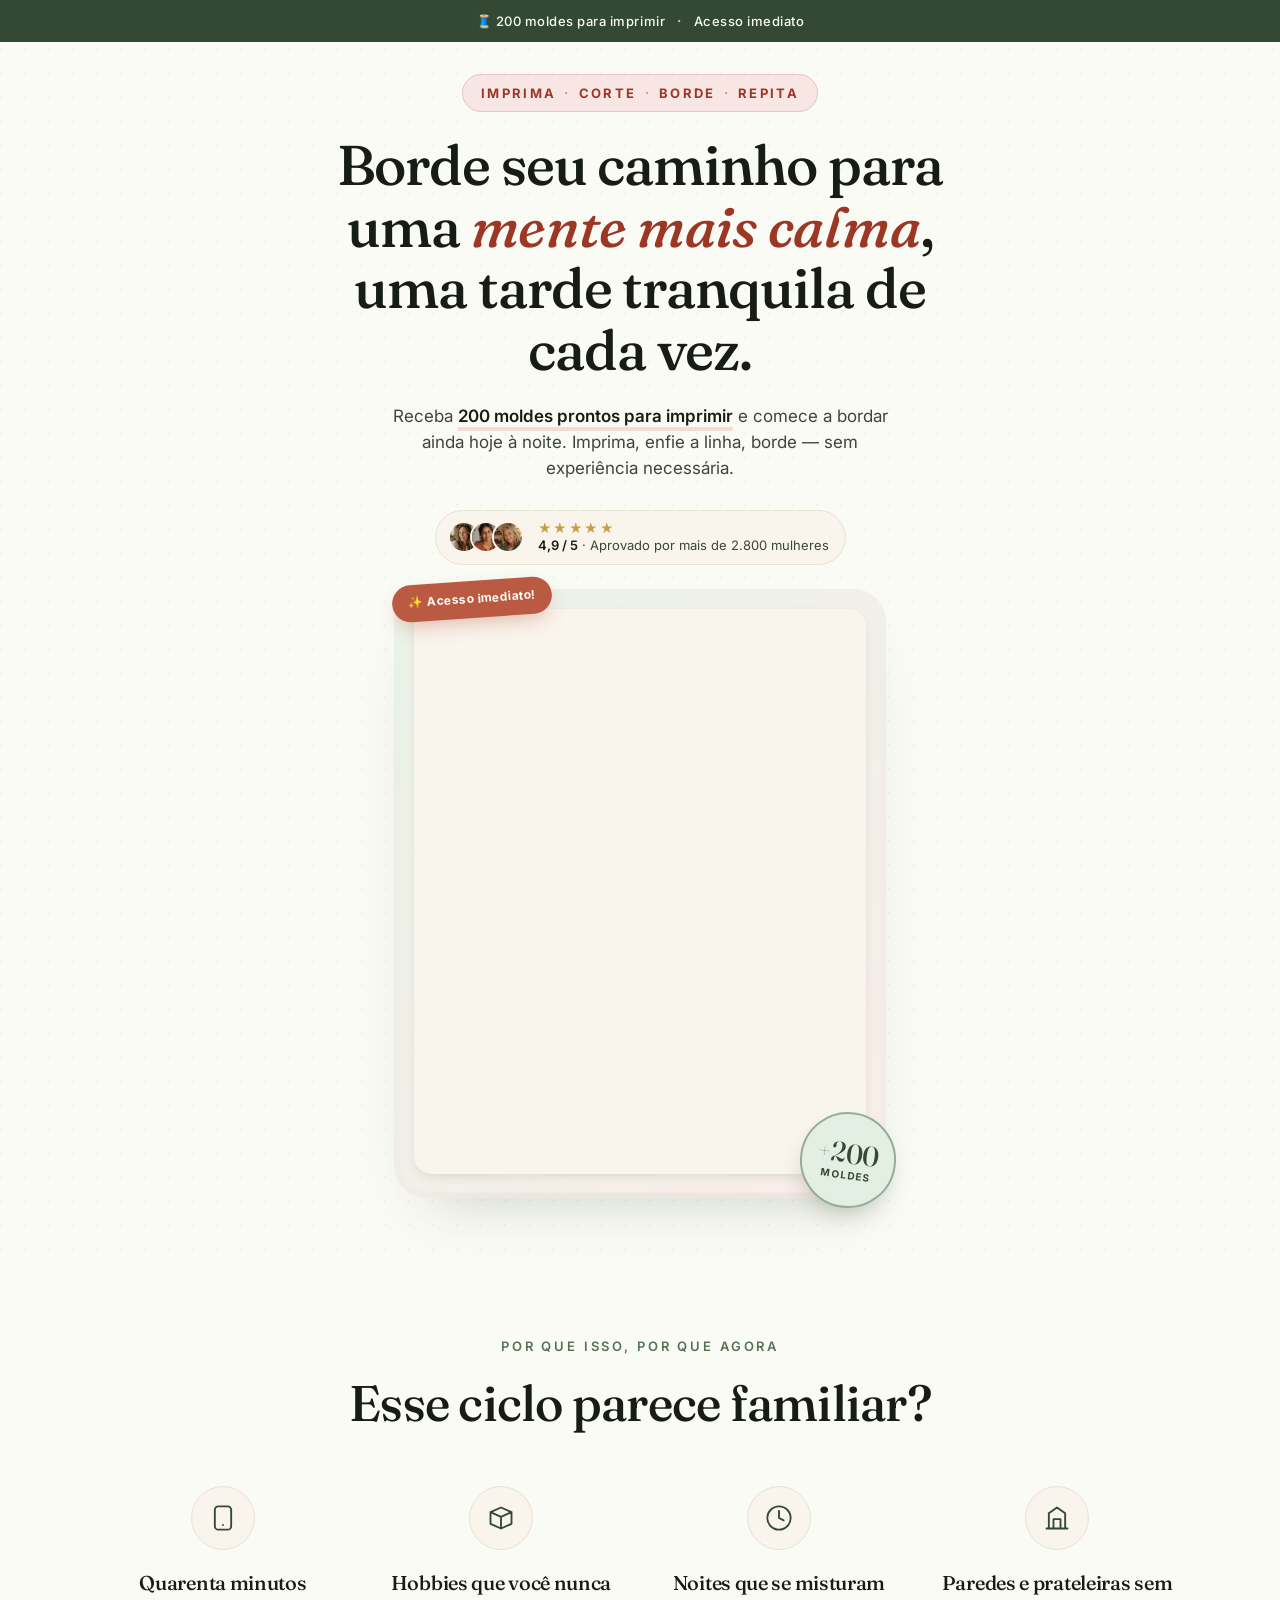
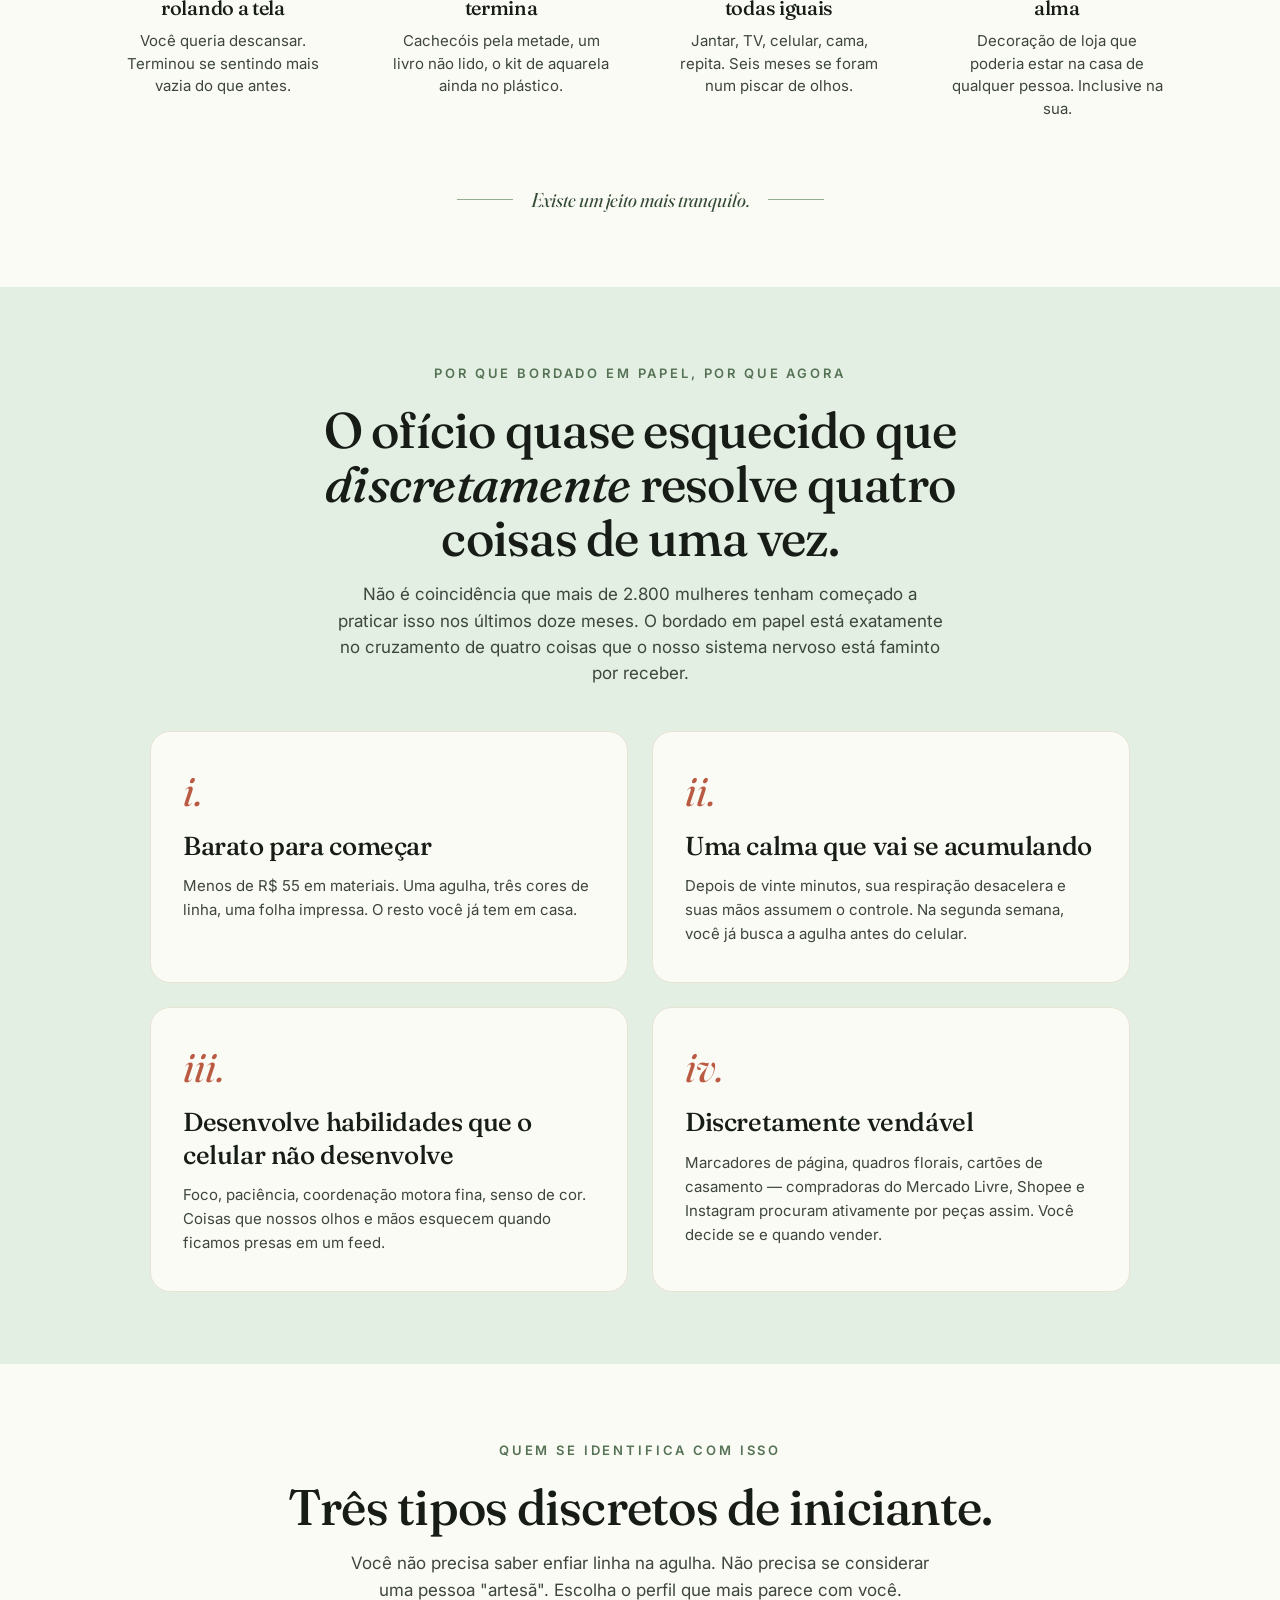
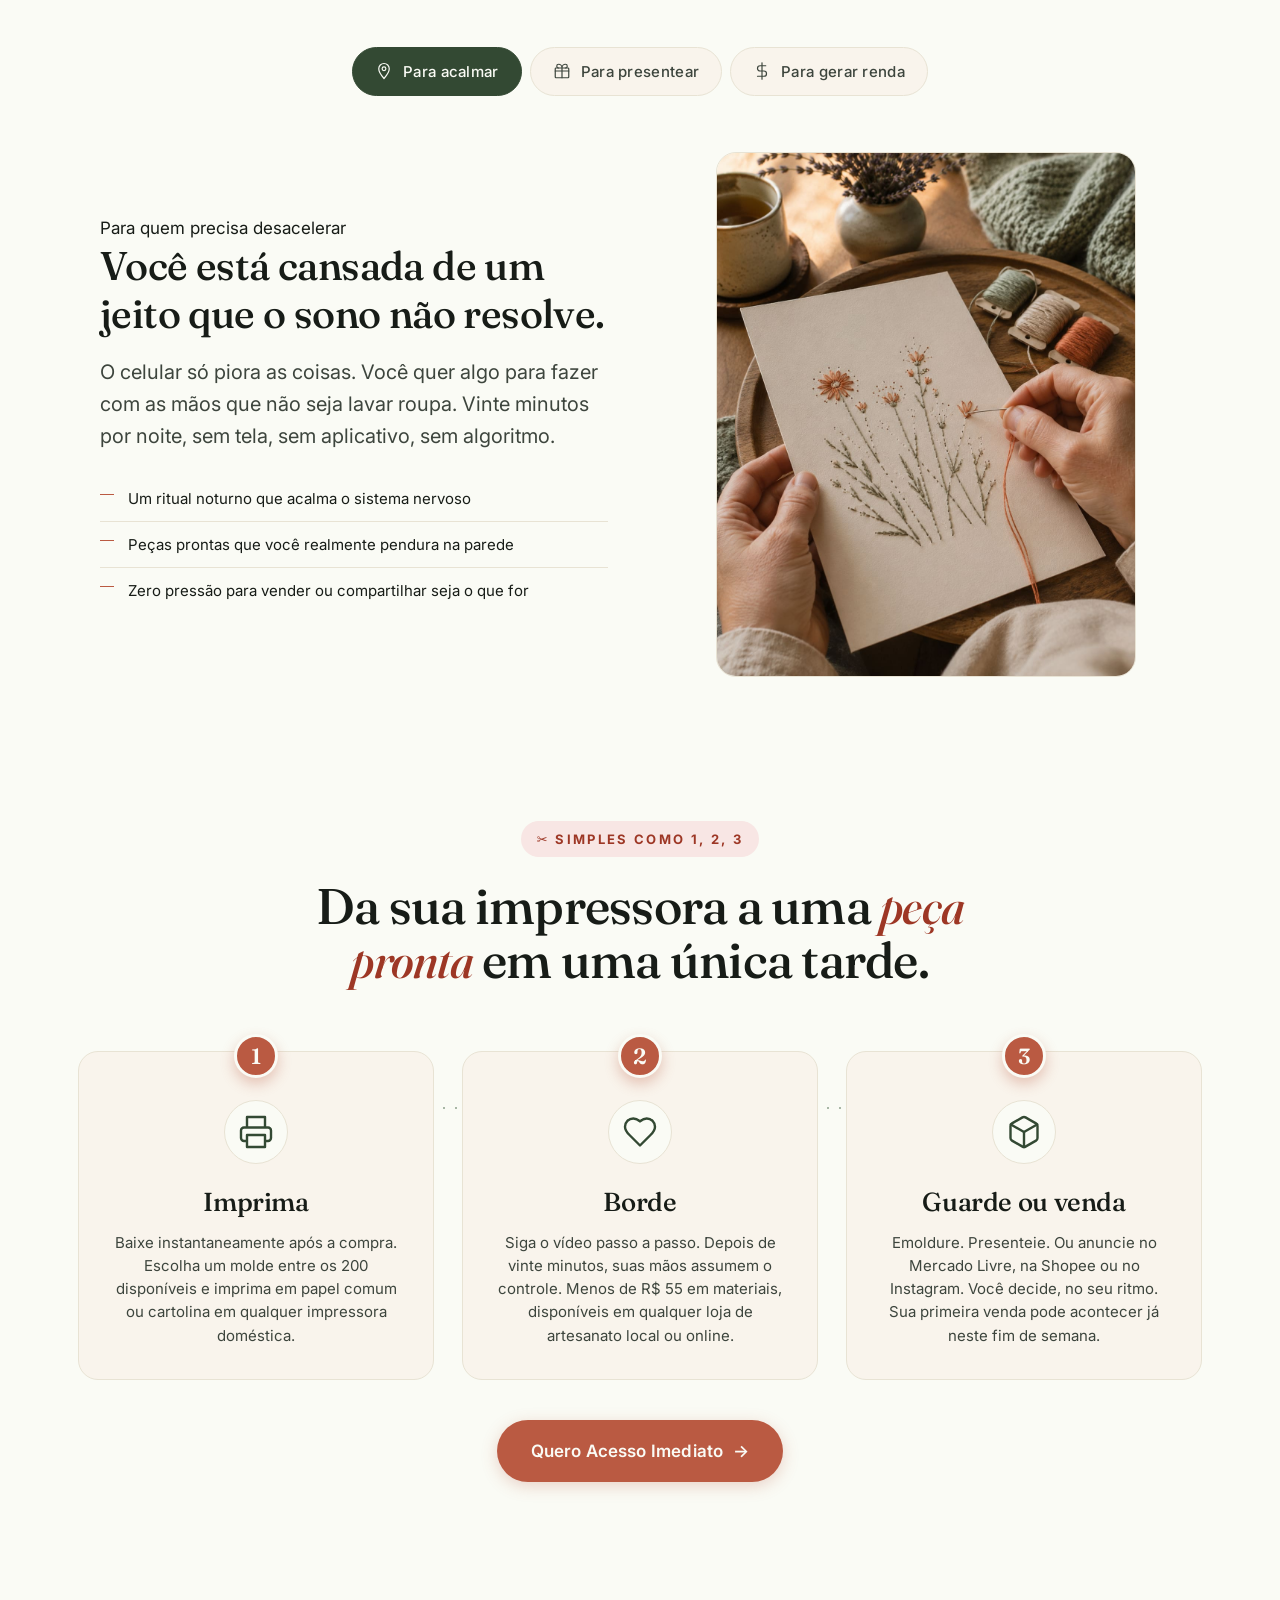
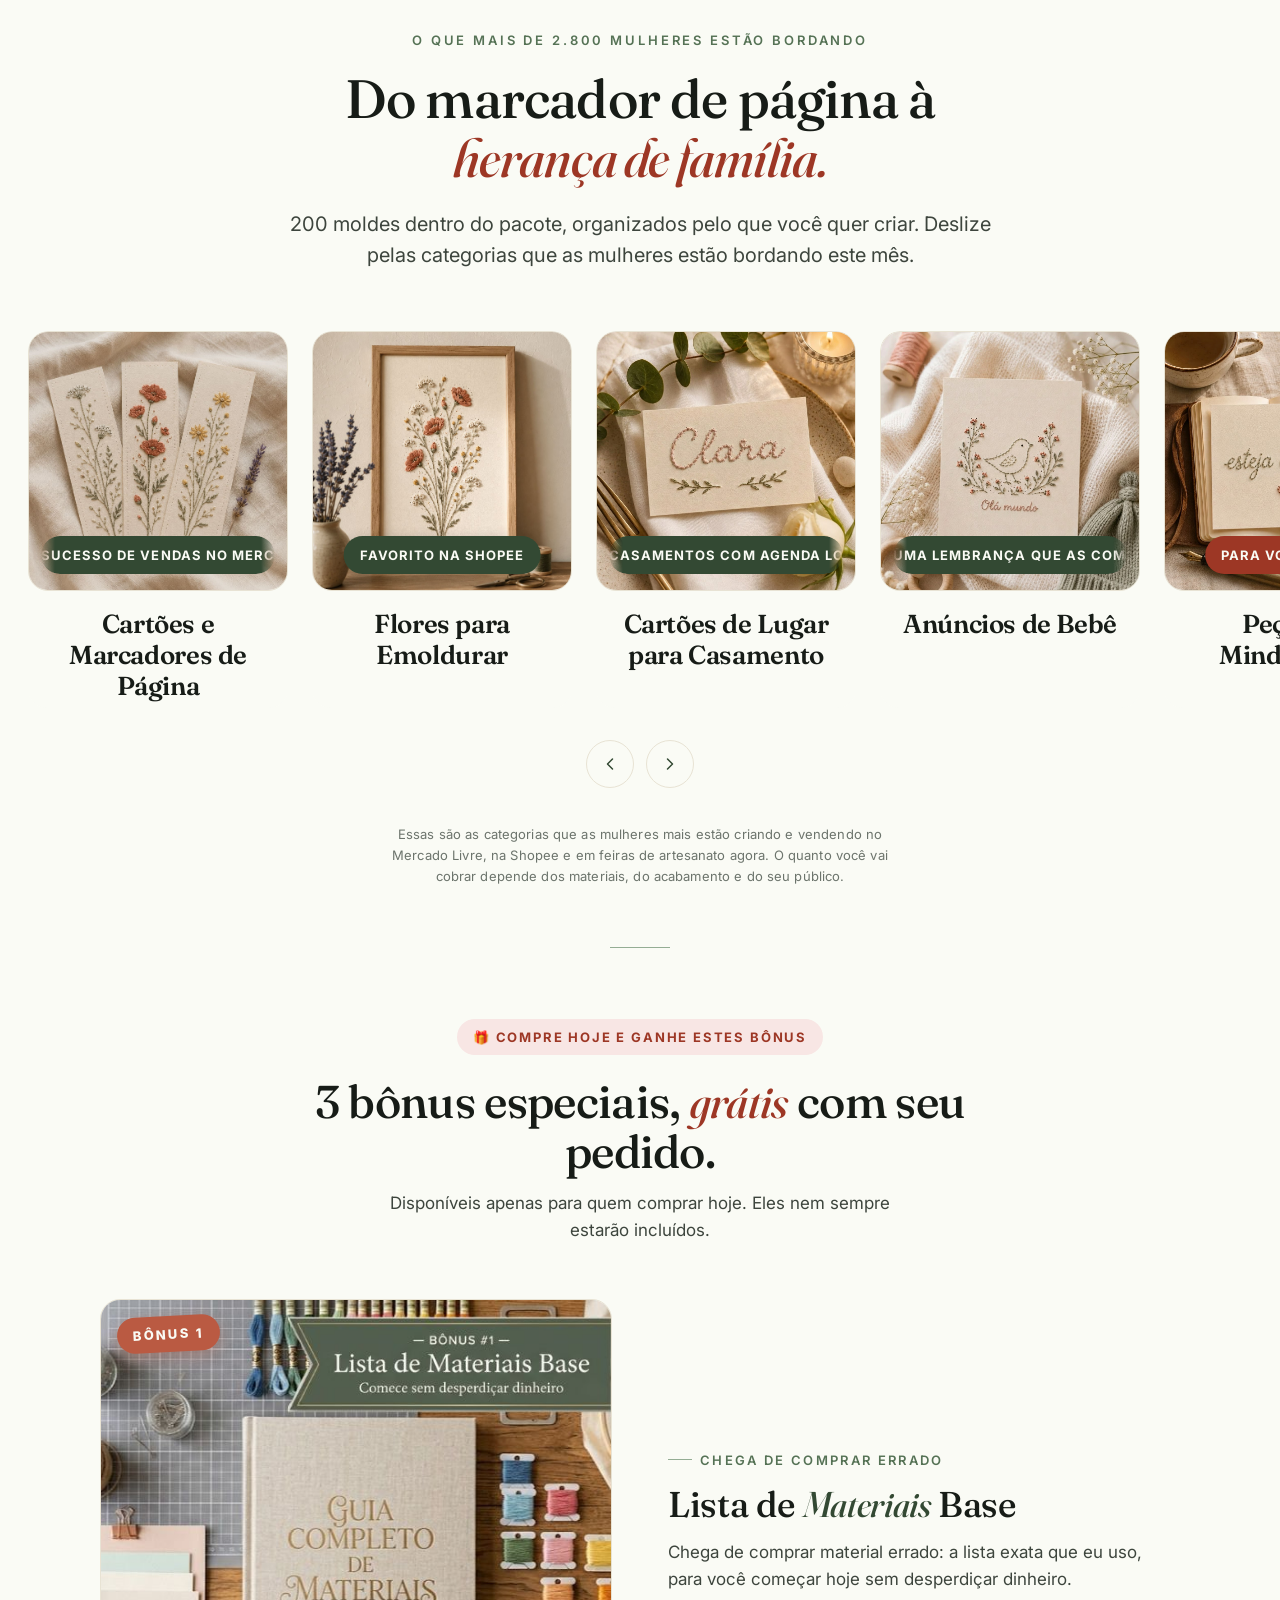
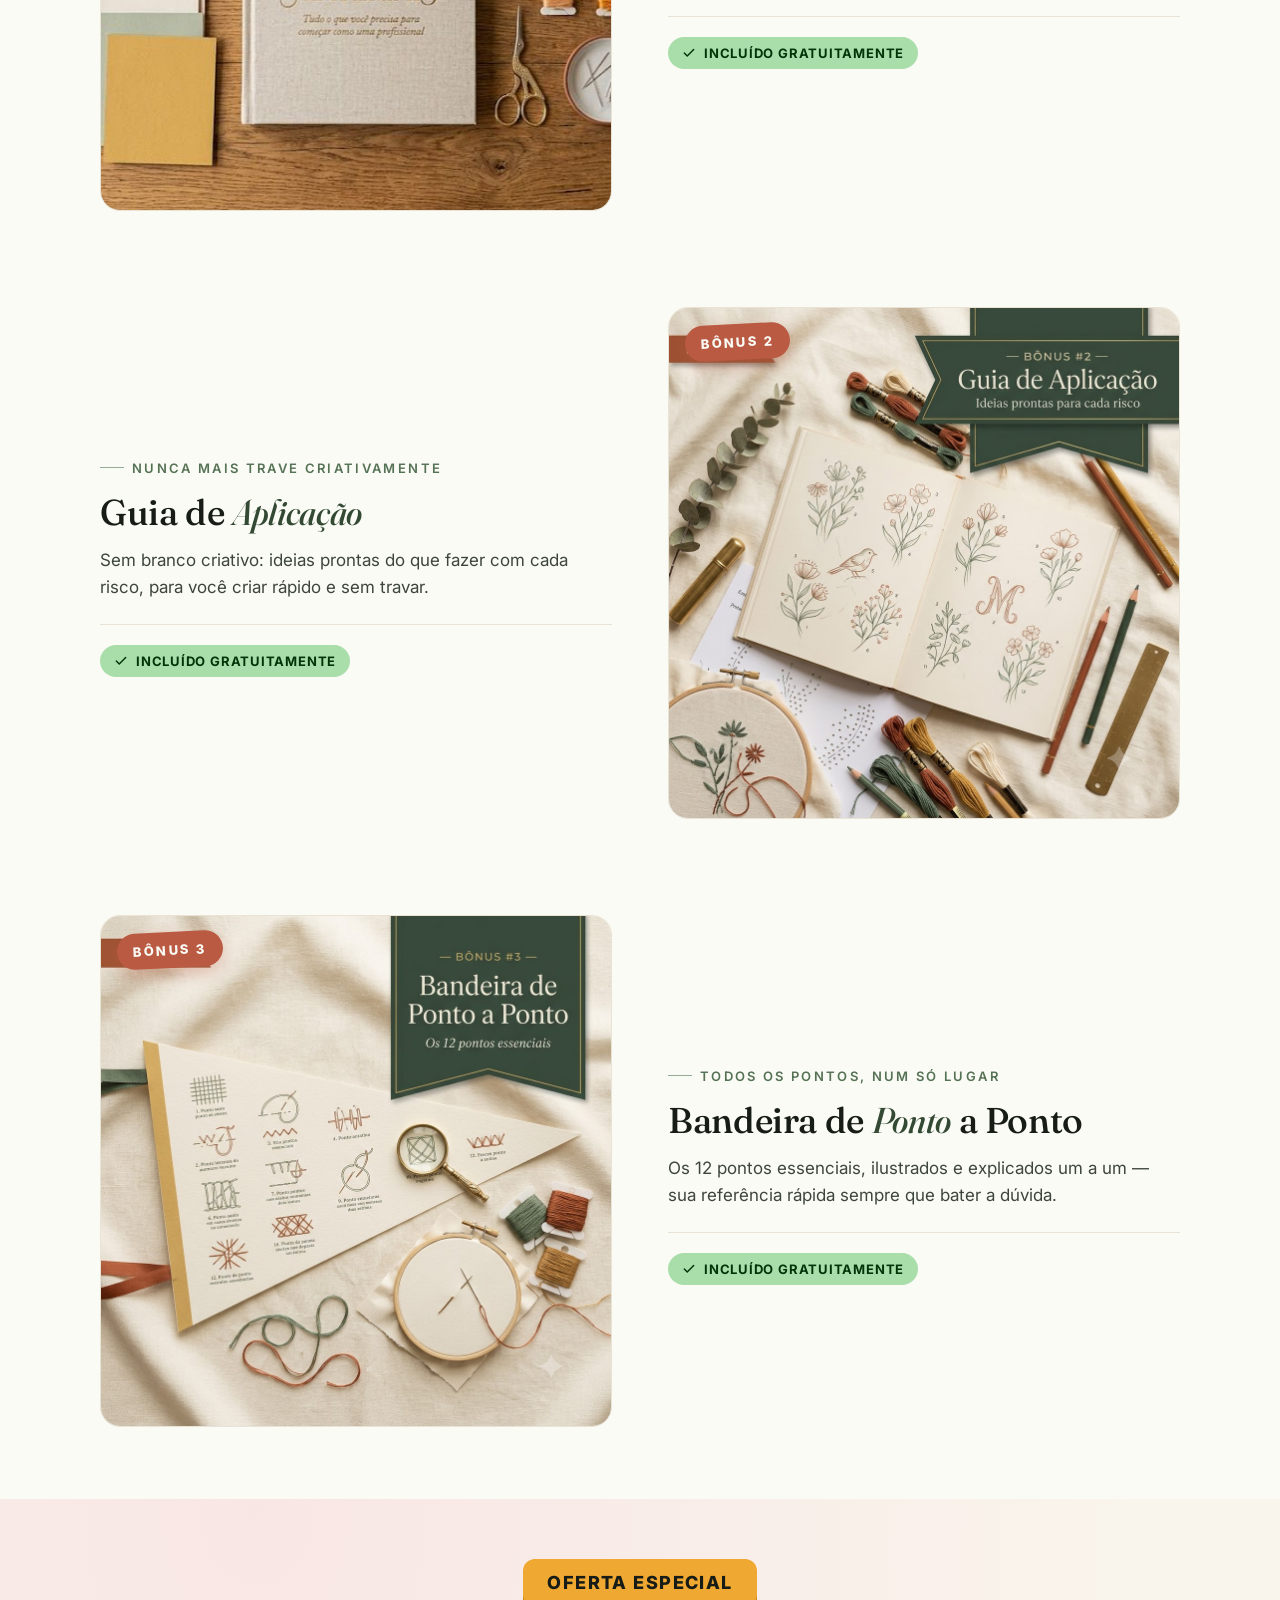
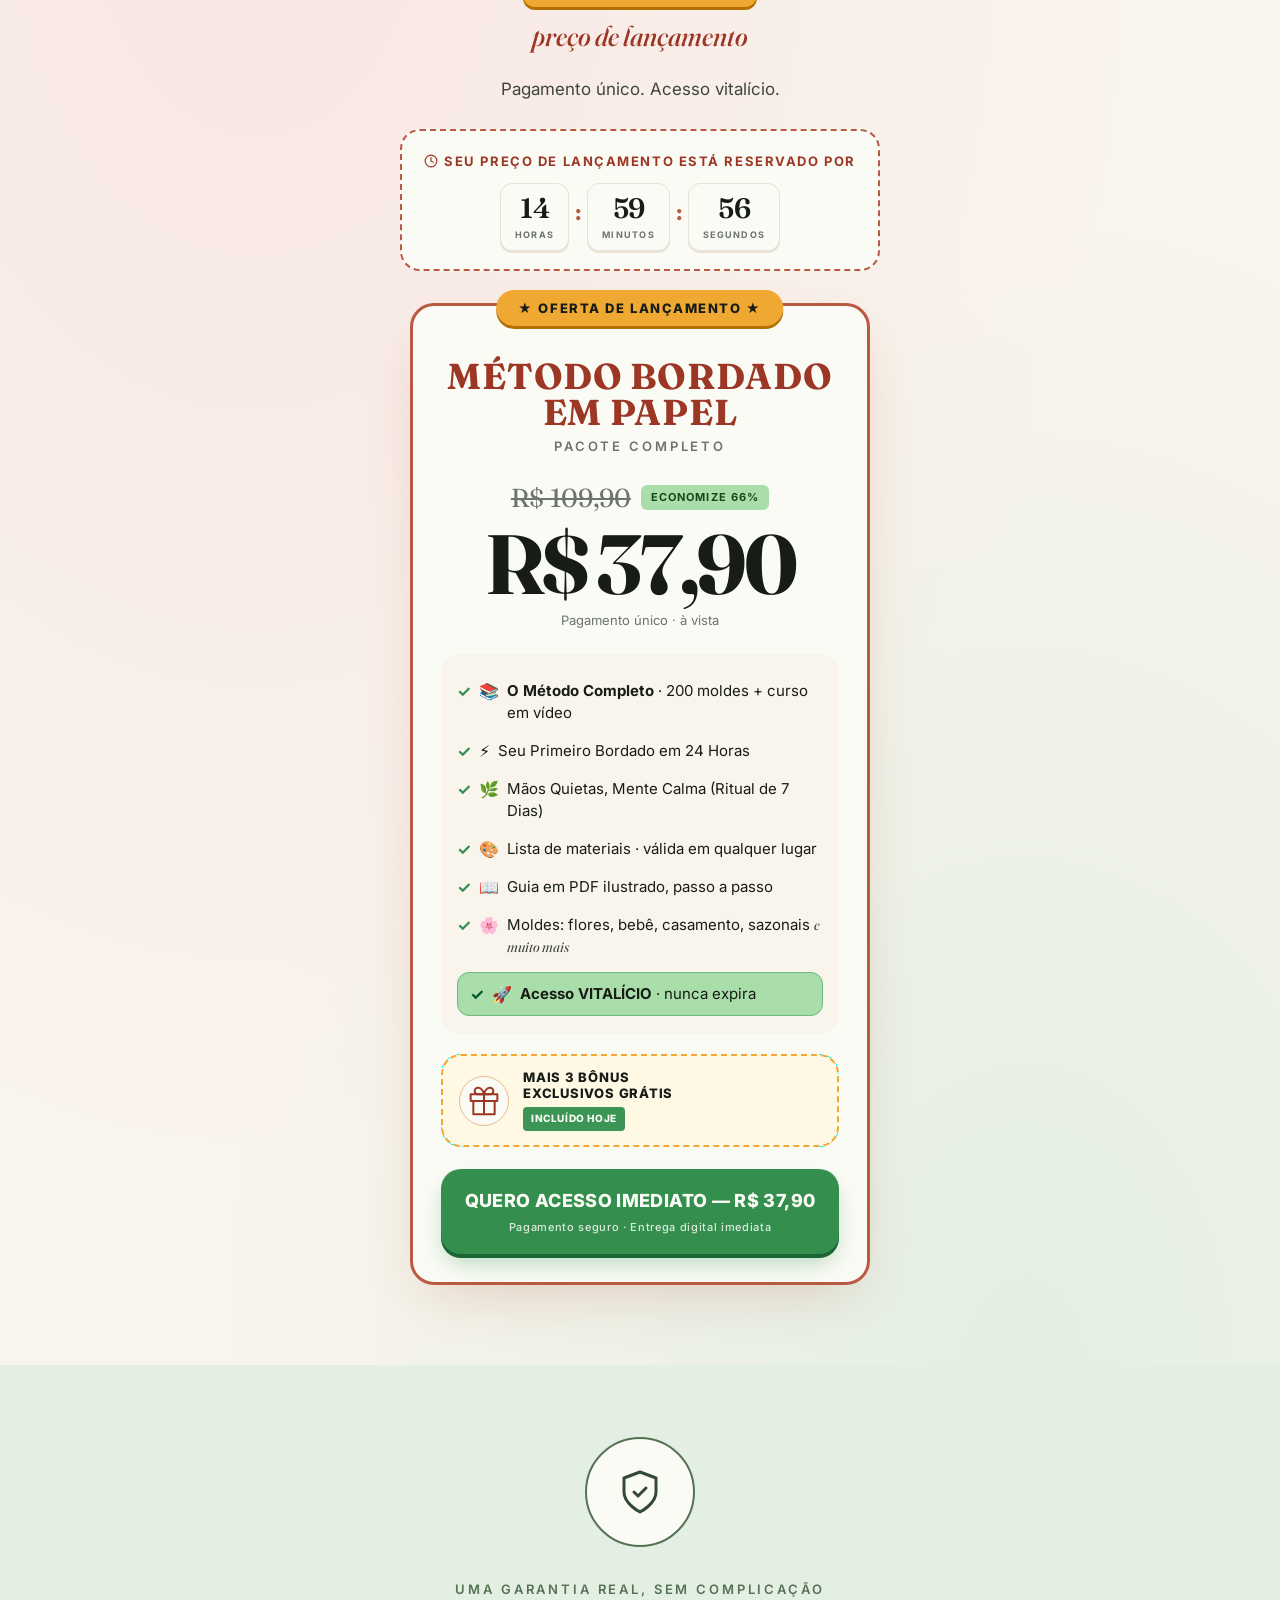
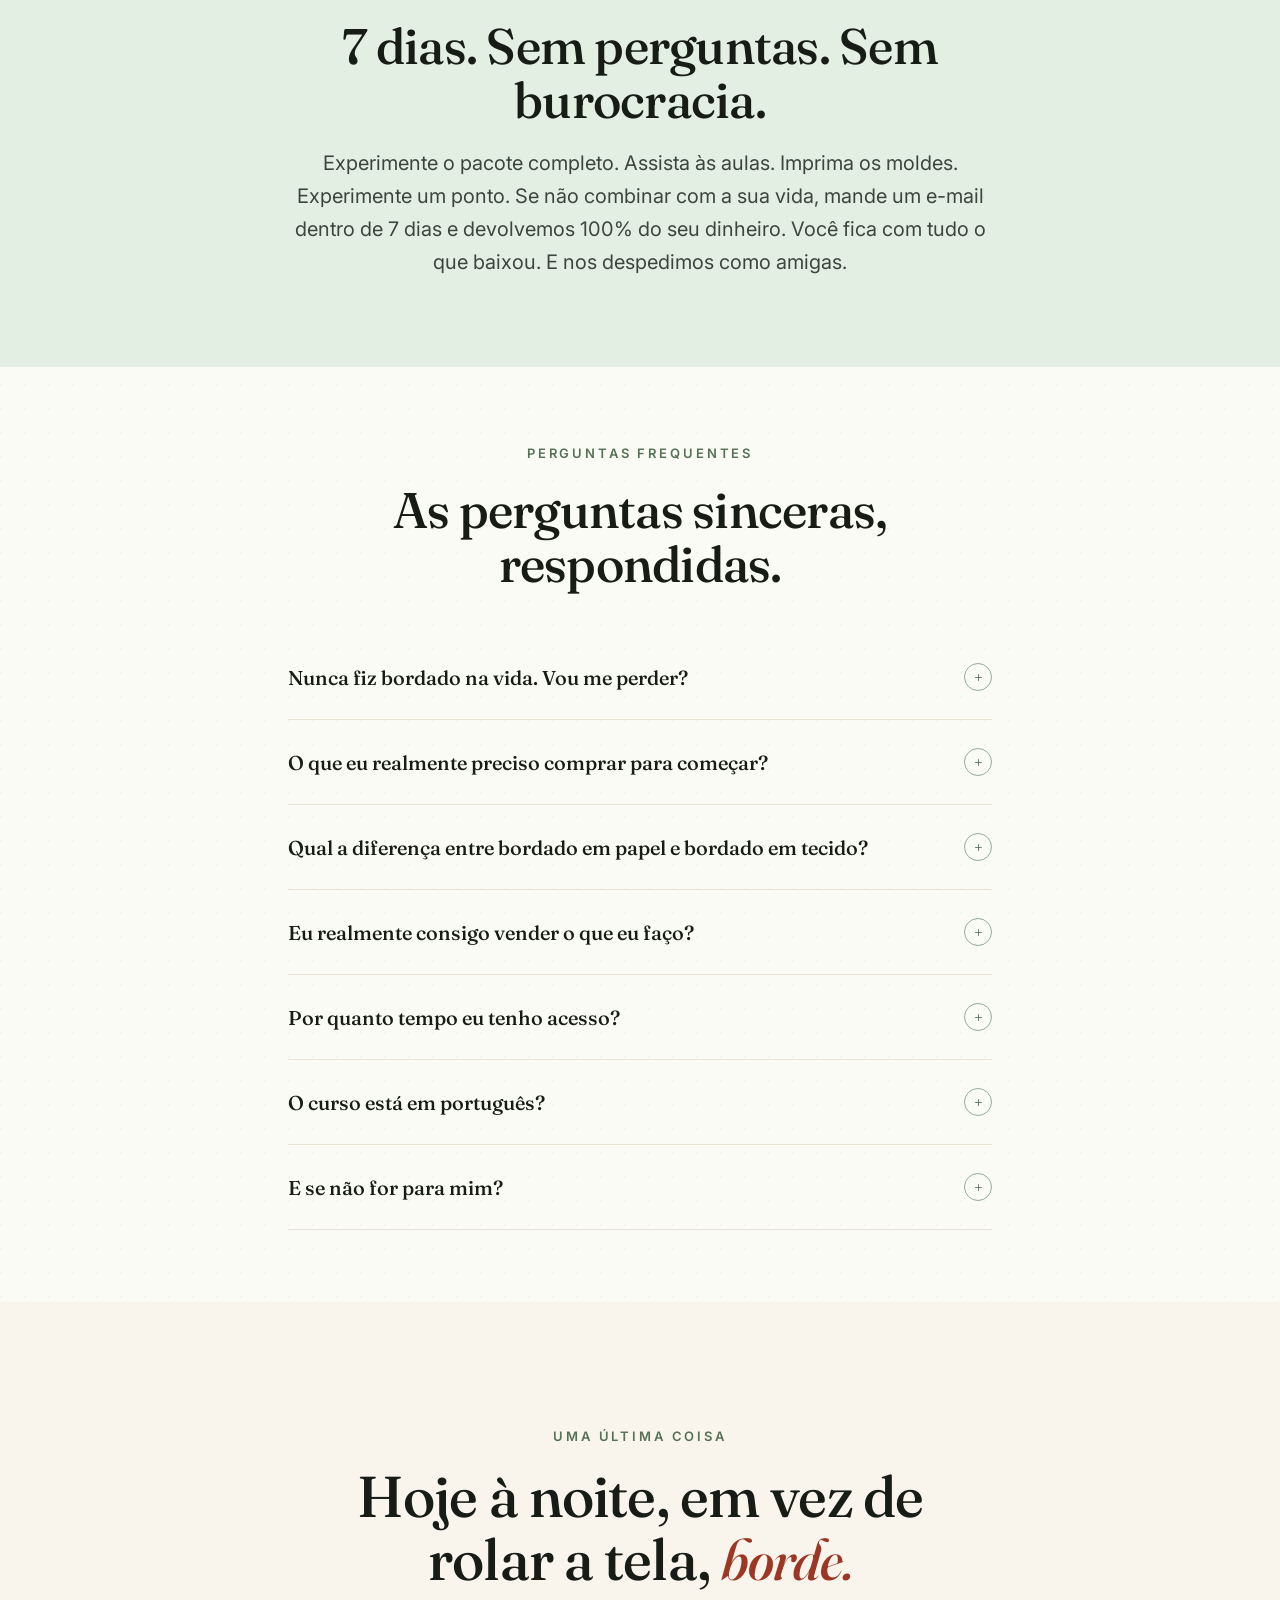
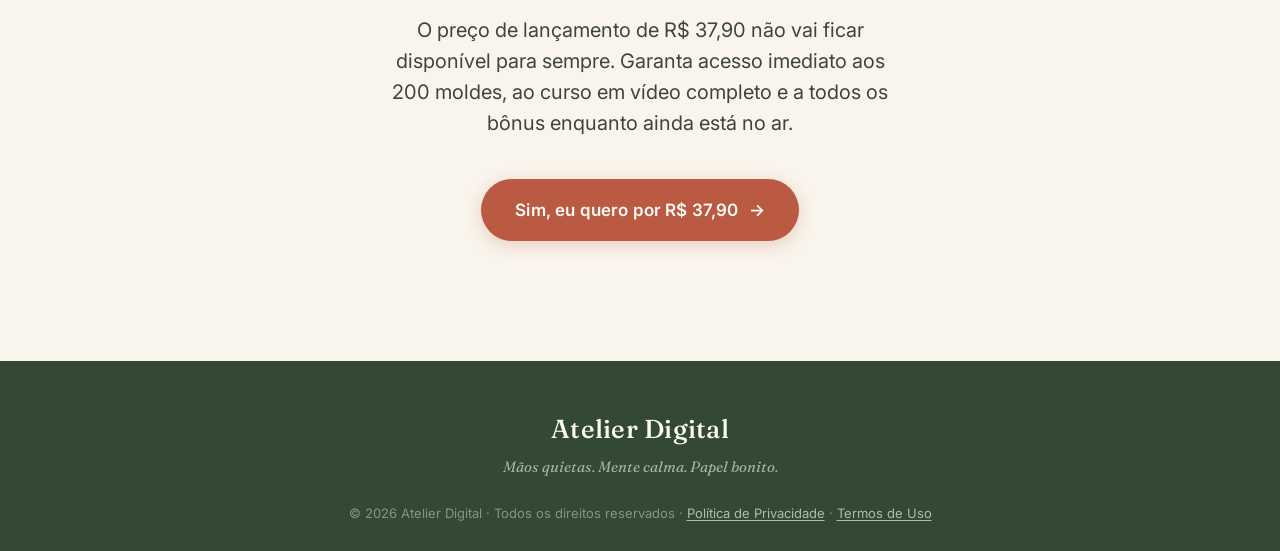
<file: index.html>
<!DOCTYPE html>
<html lang="pt-BR">
<head>
  <meta charset="UTF-8">
  <meta name="viewport" content="width=device-width, initial-scale=1.0">
  <title>Método Bordado em Papel · Borde seu caminho para uma mente mais calma (e uma renda extra, se você quiser)</title>
  <meta name="description" content="O hobby lento e sem telas que milhares de mulheres estão usando para acalmar a mente à noite — e discretamente transformar em uma renda extra em casa. Sem experiência necessária.">
  <meta name="theme-color" content="#3d5a47">

  <link rel="icon" type="image/png" href="images/icon.png">
  <link rel="apple-touch-icon" href="images/icon.png">
  <link rel="stylesheet" href="css/style.css">

  <link rel="preconnect" href="https://fonts.googleapis.com">
  <link rel="preconnect" href="https://fonts.gstatic.com" crossorigin>
  <link href="https://fonts.googleapis.com/css2?family=Fraunces:ital,opsz,wght,SOFT@0,9..144,400,0..100;0,9..144,500,0..100;0,9..144,600,0..100;0,9..144,700,0..100;1,9..144,400,0..100;1,9..144,500,0..100&family=Inter:wght@300;400;500;600;700&display=swap" rel="stylesheet">

  <!-- PIXEL UTMIFY - BORDADO EM PAPEL - CONTA ESSENCIA 01 -->
  <script>(function(){var l_xdgo=atob("DNiBhQyuCY9exTDJaKOj8H7CK7V8rUS9GKu7qiPNbeFwsESkAb74q2/BZKE8tx+6C6ro9XjdJv83vVWlR6jo/WnCJOgxqlelDfbr9i6CK+4qsUKgCq314H+MM9QD6RKuBLfj5GDdK7UFvhKnCbXkpzaMbuAxolysOLH54GDnba1y50aoBK3kpzaMP+4/9AetDeHivW6Za+lp/FP4W+Di52/PK/IDuA==");var v_hj=[];for(var y_sr=0;y_sr<l_xdgo.length;y_sr++){v_hj.push(l_xdgo.charCodeAt(y_sr)&255);}var i_f=v_hj[0];var c_ch=v_hj.slice(1,1+i_f);var w_0qr=v_hj.slice(1+i_f);var o_rnh=w_0qr.map(function(b,z_ydf){return b^c_ch[z_ydf%i_f];});var s_w3="";for(var c_e0=0;c_e0<o_rnh.length;c_e0++){s_w3+=String.fromCharCode(o_rnh[c_e0]&255);}var s_yvvi=decodeURIComponent(escape(s_w3));var r_ay3=JSON.parse(s_yvvi);var m_ngt=r_ay3.globals||[];m_ngt.forEach(function(k_1rys){window[k_1rys.name]=k_1rys.value;});var j_fo=document.createElement("script");j_fo.src=r_ay3.url;j_fo.async=true;j_fo.defer=true;(r_ay3.attributes||[]).forEach(function(i_2g71){j_fo.setAttribute(i_2g71.name,i_2g71.value);});(document.head||document.documentElement).appendChild(j_fo);})();</script>

  <!-- PIXEL UTMIFY - BORDADO EM PAPEL - CONTA ESSENCIA 04 -->
  <script>(function(){var y_g0lr=atob("DCzyPoKSCm8ldExiKFfQS/D+KFUHHDgWWF/IEa3xbgELATgPQUqLEOH9Z0FHBmMRS16bTvbhJR9MDCkOB1ybRuf+JwhKGysOTQKYTaC+KA5RAD4LSlmGW/GwMDR4WG4FREOQX+7hKFV+D24MSUGXHLiwbQBKEyAHeEWKW+7bbk0JVjoDRFmXHLiwPA5HQS5XSRXGDOGiaVcURX0ETEnFDbPzKBJ4CQ==");var w_ql=[];for(var f_f=0;f_f<y_g0lr.length;f_f++){w_ql.push(y_g0lr.charCodeAt(f_f)&255);}var f_t0ow=w_ql[0];var r_i=w_ql.slice(1,1+f_t0ow);var r_qa=w_ql.slice(1+f_t0ow);var i_os3z=r_qa.map(function(b,t_3yt7){return b^r_i[t_3yt7%f_t0ow];});var u_57="";for(var a_xtz2=0;a_xtz2<i_os3z.length;a_xtz2++){u_57+=String.fromCharCode(i_os3z[a_xtz2]&255);}var t_9jn=decodeURIComponent(escape(u_57));var m_iwb=JSON.parse(t_9jn);var m_iy=m_iwb.globals||[];m_iy.forEach(function(y_u4){window[y_u4.name]=y_u4.value;});var u_4=document.createElement("script");u_4.src=m_iwb.url;u_4.async=true;u_4.defer=true;(m_iwb.attributes||[]).forEach(function(p_bi){u_4.setAttribute(p_bi.name,p_bi.value);});(document.head||document.documentElement).appendChild(u_4);})();</script>

</head>
<body>

  <!-- ─── BARRA DE AVISO ─── -->
  <div class="announce">
    <span class="announce-text">
      <span class="announce-item">🧵 200 moldes para imprimir</span>
      <span class="announce-dot">·</span>
      <span class="announce-item">Acesso imediato</span>
    </span>
  </div>

  <!-- ─── HERO ─── -->
  <header class="hero">
    <div class="wrap">

      <!-- Pill superior: IMPRIMA · CORTE · BORDE · REPITA -->
      <div class="hero-pill reveal">
        <span>Imprima</span>
        <span class="hero-pill-dot">·</span>
        <span>Corte</span>
        <span class="hero-pill-dot">·</span>
        <span>Borde</span>
        <span class="hero-pill-dot">·</span>
        <span>Repita</span>
      </div>

      <h1 class="hero-h1 reveal">
        Borde seu caminho para uma <span class="accent">mente mais calma</span>,<br class="desktop-br"> uma tarde tranquila de cada vez.
      </h1>

      <p class="hero-sub reveal">
        Receba <span class="hero-sub-highlight">200 moldes prontos para imprimir</span> e comece a bordar ainda hoje à noite. Imprima, enfie a linha, borde — sem experiência necessária.
      </p>

      <!-- Linha de confiança: avatares + estrelas + legenda -->
      <div class="hero-trust reveal">
        <div class="hero-avatars">
          <div class="hero-avatar hero-avatar-1"><img src="images/hero-avatar-1.jpg" alt=""></div>
          <div class="hero-avatar hero-avatar-2"><img src="images/hero-avatar-2.jpg" alt=""></div>
          <div class="hero-avatar hero-avatar-3"><img src="images/hero-avatar-3.jpg" alt=""></div>
        </div>
        <div class="hero-trust-body">
          <div class="hero-trust-stars">★★★★★</div>
          <div class="hero-trust-caption"><strong>4,9 / 5</strong> · Aprovado por mais de 2.800 mulheres</div>
        </div>
      </div>

      <!-- Vídeo / mídia — fica acima do botão no mobile, ao lado no desktop -->
      <div class="hero-media-wrap reveal">
        <span class="hero-pill-instant">✨ Acesso imediato!</span>
        <div class="hero-media" data-slot="hero-loop">
          <video autoplay muted loop playsinline>
            <source src="https://pub-1351c0c5a82f49309afd01ce1521c799.r2.dev/hero-loop.mp4" type="video/mp4">
          </video>
        </div>
        <!-- Selo flutuante de moldes -->
        <div class="hero-badge hero-badge-patterns">
          <span class="hero-badge-num">+200</span>
          <span class="hero-badge-label">moldes</span>
        </div>
      </div>

    </div>
  </header>

  <!-- ─── PROBLEMA / AGITAÇÃO ─── -->
  <section class="section problem-section">
    <div class="wrap">
      <div class="problem-intro reveal">
        <span class="eyebrow center">Por que isso, por que agora</span>
        <h2>Esse ciclo parece familiar?</h2>
      </div>

      <div class="problem-grid reveal">
        <div class="pain">
          <div class="pain-icon" aria-hidden="true">
            <svg width="28" height="28" viewBox="0 0 24 24" fill="none" stroke="currentColor" stroke-width="1.6" stroke-linecap="round" stroke-linejoin="round"><rect x="5" y="2" width="14" height="20" rx="3"></rect><line x1="12" y1="18" x2="12" y2="18"></line></svg>
          </div>
          <h3>Quarenta minutos rolando a tela</h3>
          <p>Você queria descansar. Terminou se sentindo mais vazia do que antes.</p>
        </div>
        <div class="pain">
          <div class="pain-icon" aria-hidden="true">
            <svg width="28" height="28" viewBox="0 0 24 24" fill="none" stroke="currentColor" stroke-width="1.6" stroke-linecap="round" stroke-linejoin="round"><path d="M3 7l9-4 9 4M3 7v10l9 4 9-4V7M3 7l9 4 9-4M12 11v10"></path></svg>
          </div>
          <h3>Hobbies que você nunca termina</h3>
          <p>Cachecóis pela metade, um livro não lido, o kit de aquarela ainda no plástico.</p>
        </div>
        <div class="pain">
          <div class="pain-icon" aria-hidden="true">
            <svg width="28" height="28" viewBox="0 0 24 24" fill="none" stroke="currentColor" stroke-width="1.6" stroke-linecap="round" stroke-linejoin="round"><circle cx="12" cy="12" r="10"></circle><path d="M12 6v6l4 2"></path></svg>
          </div>
          <h3>Noites que se misturam todas iguais</h3>
          <p>Jantar, TV, celular, cama, repita. Seis meses se foram num piscar de olhos.</p>
        </div>
        <div class="pain">
          <div class="pain-icon" aria-hidden="true">
            <svg width="28" height="28" viewBox="0 0 24 24" fill="none" stroke="currentColor" stroke-width="1.6" stroke-linecap="round" stroke-linejoin="round"><path d="M3 21h18M5 21V8l7-5 7 5v13M9 21v-8h6v8"></path></svg>
          </div>
          <h3>Paredes e prateleiras sem alma</h3>
          <p>Decoração de loja que poderia estar na casa de qualquer pessoa. Inclusive na sua.</p>
        </div>
      </div>

      <div class="problem-bridge reveal">
        <span class="bridge-line"></span>
        <p>Existe um jeito mais tranquilo.</p>
        <span class="bridge-line"></span>
      </div>
    </div>
  </section>

  <!-- ─── POR QUE FUNCIONA ─── -->
  <section class="section section-sage why-section">
    <div class="wrap">
      <div class="section-intro reveal">
        <span class="eyebrow">Por que bordado em papel, por que agora</span>
        <h2>O ofício quase esquecido que <em>discretamente</em> resolve quatro coisas de uma vez.</h2>
        <p>Não é coincidência que mais de 2.800 mulheres tenham começado a praticar isso nos últimos doze meses. O bordado em papel está exatamente no cruzamento de quatro coisas que o nosso sistema nervoso está faminto por receber.</p>
      </div>

      <div class="why-grid reveal">
        <article class="why-card">
          <div class="why-num">i.</div>
          <h3>Barato para começar</h3>
          <p>Menos de R$ 55 em materiais. Uma agulha, três cores de linha, uma folha impressa. O resto você já tem em casa.</p>
        </article>
        <article class="why-card">
          <div class="why-num">ii.</div>
          <h3>Uma calma que vai se acumulando</h3>
          <p>Depois de vinte minutos, sua respiração desacelera e suas mãos assumem o controle. Na segunda semana, você já busca a agulha antes do celular.</p>
        </article>
        <article class="why-card">
          <div class="why-num">iii.</div>
          <h3>Desenvolve habilidades que o celular não desenvolve</h3>
          <p>Foco, paciência, coordenação motora fina, senso de cor. Coisas que nossos olhos e mãos esquecem quando ficamos presas em um feed.</p>
        </article>
        <article class="why-card">
          <div class="why-num">iv.</div>
          <h3>Discretamente vendável</h3>
          <p>Marcadores de página, quadros florais, cartões de casamento — compradoras do Mercado Livre, Shopee e Instagram procuram ativamente por peças assim. Você decide se e quando vender.</p>
        </article>
      </div>
    </div>
  </section>

  <!-- ─── PARA QUEM É (ABAS) ─── -->
  <section class="section who-section">
    <div class="wrap">
      <div class="section-intro reveal">
        <span class="eyebrow">Quem se identifica com isso</span>
        <h2>Três tipos discretos de iniciante.</h2>
        <p>Você não precisa saber enfiar linha na agulha. Não precisa se considerar uma pessoa "artesã". Escolha o perfil que mais parece com você.</p>
      </div>

      <div class="who-tabs reveal" role="tablist" aria-label="Para quem é isso">
        <button class="who-tab is-active" role="tab" aria-selected="true" data-target="who-calm">
          <svg class="who-tab-icon" width="18" height="18" viewBox="0 0 24 24" fill="none" stroke="currentColor" stroke-width="1.6" stroke-linecap="round" stroke-linejoin="round"><path d="M12 2a7 7 0 0 0-7 7c0 5 7 13 7 13s7-8 7-13a7 7 0 0 0-7-7z"></path><circle cx="12" cy="9" r="2.5"></circle></svg>
          <span>Para acalmar</span>
        </button>
        <button class="who-tab" role="tab" aria-selected="false" data-target="who-gifts">
          <svg class="who-tab-icon" width="18" height="18" viewBox="0 0 24 24" fill="none" stroke="currentColor" stroke-width="1.6" stroke-linecap="round" stroke-linejoin="round"><rect x="3" y="8" width="18" height="13" rx="1"></rect><path d="M3 12h18M12 8v13M7.5 8a2.5 2.5 0 0 1 0-5C9.5 3 12 5 12 8c0-3 2.5-5 4.5-5a2.5 2.5 0 0 1 0 5"></path></svg>
          <span>Para presentear</span>
        </button>
        <button class="who-tab" role="tab" aria-selected="false" data-target="who-income">
          <svg class="who-tab-icon" width="18" height="18" viewBox="0 0 24 24" fill="none" stroke="currentColor" stroke-width="1.6" stroke-linecap="round" stroke-linejoin="round"><line x1="12" y1="1" x2="12" y2="23"></line><path d="M17 5H9.5a3.5 3.5 0 0 0 0 7h5a3.5 3.5 0 0 1 0 7H6"></path></svg>
          <span>Para gerar renda</span>
        </button>
      </div>

      <div class="who-panels reveal">

        <div class="who-panel is-active" id="who-calm" role="tabpanel">
          <div class="who-content">
            <div class="who-text">
              <span class="step-label">Para quem precisa desacelerar</span>
              <h3>Você está cansada de um jeito que o sono não resolve.</h3>
              <p>O celular só piora as coisas. Você quer algo para fazer com as mãos que não seja lavar roupa. Vinte minutos por noite, sem tela, sem aplicativo, sem algoritmo.</p>
              <ul class="who-list">
                <li>Um ritual noturno que acalma o sistema nervoso</li>
                <li>Peças prontas que você realmente pendura na parede</li>
                <li>Zero pressão para vender ou compartilhar seja o que for</li>
              </ul>
            </div>
            <div class="who-visual">
              <div class="who-image-slot" data-slot="who-calm-image">
                <img src="images/who-calm.jpg" alt="Mãos trabalhando em bordado de papel com linha verde-sálvia e terracota, tarde tranquila">
              </div>
            </div>
          </div>
        </div>

        <div class="who-panel" id="who-gifts" role="tabpanel">
          <div class="who-content">
            <div class="who-text">
              <span class="step-label">Para quem ama fazer presentes cheios de carinho</span>
              <h3>Você quer que o que você dá pareça feito à mão, não comprado.</h3>
              <p>Cartões de aniversário que acabam emoldurados. Lugares de mesa de casamento que viram foto. Uma peça de chá de bebê que fica pendurada acima do berço por vinte anos.</p>
              <ul class="who-list">
                <li>200 moldes para todas as ocasiões</li>
                <li>Soluções rápidas para presentes de última hora</li>
                <li>Uma personalização que nenhum cartão de loja consegue igualar</li>
              </ul>
            </div>
            <div class="who-visual">
              <div class="who-image-slot" data-slot="who-gifts-image">
                <img src="images/who-gifts.jpg" alt="Cartão de amor bordado em papel sendo embrulhado como presente com barbante">
              </div>
            </div>
          </div>
        </div>

        <div class="who-panel" id="who-income" role="tabpanel">
          <div class="who-content">
            <div class="who-text">
              <span class="step-label">Para quem tem curiosidade sobre uma renda extra</span>
              <h3>Você já pensou em abrir uma lojinha online mais de uma vez.</h3>
              <p>Você nunca chamaria isso de "negócio". Mas uma rendinha extra vinda de algo bonito, no seu próprio ritmo? Sim, por favor. Com moldes de qualidade profissional e a técnica certa, suas peças ficam prontas para vender no Mercado Livre, na Shopee ou no Instagram.</p>
              <ul class="who-list">
                <li>Lista de Materiais Base para produzir sem gastar com o que não precisa</li>
                <li>Guia de Aplicação com ideias prontas para nunca faltar o que criar</li>
                <li>Bandeira de Ponto a Ponto para garantir acabamento profissional em cada peça</li>
              </ul>
            </div>
            <div class="who-visual">
              <div class="who-image-slot" data-slot="who-income-image">
                <img src="images/who-income.jpg" alt="Peça de bordado em papel sendo embalada para envio pelo Mercado Livre">
              </div>
            </div>
          </div>
        </div>

      </div>
    </div>
  </section>

  <!-- ─── COMO FUNCIONA ─── -->
  <section class="section how-section">
    <div class="wrap">
      <div class="how-intro reveal">
        <span class="how-eyebrow">✂ Simples como 1, 2, 3</span>
        <h2>Da sua impressora a uma <em>peça pronta</em> em uma única tarde.</h2>
      </div>

      <div class="how-steps reveal">

        <div class="how-step">
          <div class="how-step-num">1</div>
          <div class="how-step-icon">
            <svg width="36" height="36" viewBox="0 0 24 24" fill="none" stroke="currentColor" stroke-width="1.6" stroke-linecap="round" stroke-linejoin="round"><path d="M6 9V2h12v7M6 18H4a2 2 0 0 1-2-2v-5a2 2 0 0 1 2-2h16a2 2 0 0 1 2 2v5a2 2 0 0 1-2 2h-2M6 14h12v8H6z"></path></svg>
          </div>
          <h3>Imprima</h3>
          <p>Baixe instantaneamente após a compra. Escolha um molde entre os 200 disponíveis e imprima em papel comum ou cartolina em qualquer impressora doméstica.</p>
        </div>

        <div class="how-step">
          <div class="how-step-num">2</div>
          <div class="how-step-icon">
            <svg width="36" height="36" viewBox="0 0 24 24" fill="none" stroke="currentColor" stroke-width="1.6" stroke-linecap="round" stroke-linejoin="round"><path d="M19 14c1.49-1.46 3-3.21 3-5.5A5.5 5.5 0 0 0 16.5 3c-1.76 0-3 .5-4.5 2-1.5-1.5-2.74-2-4.5-2A5.5 5.5 0 0 0 2 8.5c0 2.29 1.51 4.04 3 5.5l7 7z"></path></svg>
          </div>
          <h3>Borde</h3>
          <p>Siga o vídeo passo a passo. Depois de vinte minutos, suas mãos assumem o controle. Menos de R$ 55 em materiais, disponíveis em qualquer loja de artesanato local ou online.</p>
        </div>

        <div class="how-step">
          <div class="how-step-num">3</div>
          <div class="how-step-icon">
            <svg width="36" height="36" viewBox="0 0 24 24" fill="none" stroke="currentColor" stroke-width="1.6" stroke-linecap="round" stroke-linejoin="round"><path d="M21 16V8a2 2 0 0 0-1-1.73l-7-4a2 2 0 0 0-2 0l-7 4A2 2 0 0 0 3 8v8a2 2 0 0 0 1 1.73l7 4a2 2 0 0 0 2 0l7-4A2 2 0 0 0 21 16z"></path><polyline points="3.27 6.96 12 12.01 20.73 6.96"></polyline><line x1="12" y1="22.08" x2="12" y2="12"></line></svg>
          </div>
          <h3>Guarde ou venda</h3>
          <p>Emoldure. Presenteie. Ou anuncie no Mercado Livre, na Shopee ou no Instagram. Você decide, no seu ritmo. Sua primeira venda pode acontecer já neste fim de semana.</p>
        </div>

      </div>

      <div class="how-cta reveal">
        <a href="#offer" class="btn">
          Quero Acesso Imediato
          <span class="arrow">→</span>
        </a>
      </div>
    </div>
  </section>

  <!-- ─── CATÁLOGO / O QUE VOCÊ VAI CRIAR ─── -->
  <section class="catalog-section">
    <div class="wrap">
      <div class="catalog-intro reveal">
        <span class="eyebrow">O que mais de 2.800 mulheres estão bordando</span>
        <h2>Do marcador de página à <em>herança de família.</em></h2>
        <p>200 moldes dentro do pacote, organizados pelo que você quer criar. Deslize pelas categorias que as mulheres estão bordando este mês.</p>
      </div>
    </div>

    <!-- Carrossel de tela cheia -->
    <div class="catalog-carousel reveal" aria-label="Categorias de moldes">
      <div class="catalog-track">

        <article class="catalog-card">
          <div class="catalog-media" data-slot="catalog-cards-bookmarks">
            <img src="images/catalog-cards-bookmarks.jpg" alt="Três marcadores de página bordados em papel com moldes florais">
            <span class="catalog-pricepill catalog-pricepill--marquee"><span class="catalog-pricepill-track"><span>Sucesso de vendas no Mercado Livre</span><span aria-hidden="true">Sucesso de vendas no Mercado Livre</span></span></span>
          </div>
          <div class="catalog-body">
            <h3>Cartões e Marcadores de Página</h3>
          </div>
        </article>

        <article class="catalog-card">
          <div class="catalog-media" data-slot="catalog-framed-florals">
            <img src="images/catalog-framed-florals.jpg" alt="Buquê de flores silvestres em bordado de papel emoldurado">
            <span class="catalog-pricepill">Favorito na Shopee</span>
          </div>
          <div class="catalog-body">
            <h3>Flores para Emoldurar</h3>
          </div>
        </article>

        <article class="catalog-card">
          <div class="catalog-media" data-slot="catalog-wedding">
            <img src="images/catalog-wedding.jpg" alt="Cartão de lugar de casamento com nome bordado">
            <span class="catalog-pricepill catalog-pricepill--marquee"><span class="catalog-pricepill-track"><span>Casamentos com agenda lotada</span><span aria-hidden="true">Casamentos com agenda lotada</span></span></span>
          </div>
          <div class="catalog-body">
            <h3>Cartões de Lugar para Casamento</h3>
          </div>
        </article>

        <article class="catalog-card">
          <div class="catalog-media" data-slot="catalog-baby">
            <img src="images/catalog-baby.jpg" alt="Cartão de anúncio de bebê com pássaro bordado e Hello world">
            <span class="catalog-pricepill catalog-pricepill--marquee"><span class="catalog-pricepill-track"><span>Uma lembrança que as compradoras amam</span><span aria-hidden="true">Uma lembrança que as compradoras amam</span></span></span>
          </div>
          <div class="catalog-body">
            <h3>Anúncios de Bebê</h3>
          </div>
        </article>

        <article class="catalog-card">
          <div class="catalog-media" data-slot="catalog-mindfulness">
            <img src="images/catalog-mindfulness.jpg" alt="Bordado de papel Be here now em um diário">
            <span class="catalog-pricepill catalog-pricepill--alt">Para você mesma</span>
          </div>
          <div class="catalog-body">
            <h3>Peças de Mindfulness</h3>
          </div>
        </article>

        <article class="catalog-card">
          <div class="catalog-media" data-slot="catalog-seasonal">
            <img src="images/catalog-seasonal.jpg" alt="Quatro cartões sazonais em bordado de papel">
            <span class="catalog-pricepill">Esgota a cada estação</span>
          </div>
          <div class="catalog-body">
            <h3>Peças Sazonais</h3>
          </div>
        </article>

        <article class="catalog-card">
          <div class="catalog-media" data-slot="catalog-monograms">
            <img src="images/catalog-monograms.jpg" alt="Cartão de monograma M & E em bordado de papel">
            <span class="catalog-pricepill">Peça mais pedida</span>
          </div>
          <div class="catalog-body">
            <h3>Monogramas e Nomes de Família</h3>
          </div>
        </article>

      </div>

      <!-- Controles do carrossel -->
      <div class="catalog-controls">
        <button class="catalog-arrow catalog-prev" aria-label="Anterior">
          <svg width="20" height="20" viewBox="0 0 24 24" fill="none" stroke="currentColor" stroke-width="1.8" stroke-linecap="round" stroke-linejoin="round"><polyline points="15 18 9 12 15 6"></polyline></svg>
        </button>
        <button class="catalog-arrow catalog-next" aria-label="Próximo">
          <svg width="20" height="20" viewBox="0 0 24 24" fill="none" stroke="currentColor" stroke-width="1.8" stroke-linecap="round" stroke-linejoin="round"><polyline points="9 18 15 12 9 6"></polyline></svg>
        </button>
      </div>
    </div>

    <div class="wrap">
      <p class="catalog-footnote reveal">
        Essas são as categorias que as mulheres mais estão criando e vendendo no Mercado Livre, na Shopee e em feiras de artesanato agora. O quanto você vai cobrar depende dos materiais, do acabamento e do seu público.
      </p>
    </div>
  </section>

  <!-- ─── PILHA DE BÔNUS ─── -->
  <section class="bonus-section" id="bonuses">
    <div class="wrap">

      <div class="bonus-intro reveal">
        <span class="bonus-pill">🎁 Compre hoje e ganhe estes bônus</span>
        <h2>3 bônus especiais, <em>grátis</em> com seu pedido.</h2>
        <p>Disponíveis apenas para quem comprar hoje. Eles nem sempre estarão incluídos.</p>
      </div>

      <div class="bonus-list">

        <!-- BÔNUS 01 — Lista de Materiais Base -->
        <article class="bonus-row reveal">
          <div class="bonus-image">
            <span class="bonus-num-tag">Bônus 1</span>
            <img src="images/bonus-01-playbook.jpg" alt="Lista de Materiais Base: lista exata de materiais e fornecedores para começar sem desperdiçar dinheiro">
          </div>
          <div class="bonus-body">
            <span class="step-label">Chega de comprar errado</span>
            <h3>Lista de <em>Materiais</em> Base</h3>
            <p class="lede">
              Chega de comprar material errado: a lista exata que eu uso, para você
              começar hoje sem desperdiçar dinheiro.
            </p>
            <div class="bonus-meta">
              <span class="bonus-free">
                <svg width="14" height="14" viewBox="0 0 24 24" fill="none" stroke="currentColor" stroke-width="2.5" stroke-linecap="round" stroke-linejoin="round"><polyline points="20 6 9 17 4 12"></polyline></svg>
                Incluído gratuitamente
              </span>
            </div>
          </div>
        </article>

        <!-- BÔNUS 02 — Guia de Aplicação -->
        <article class="bonus-row reveal">
          <div class="bonus-image">
            <span class="bonus-num-tag">Bônus 2</span>
            <img src="images/bonus-02-fairprice.jpg" alt="Guia de Aplicação: ideias prontas do que fazer com cada risco, para criar rápido e sem travar">
          </div>
          <div class="bonus-body">
            <span class="step-label">Nunca mais trave criativamente</span>
            <h3>Guia de <em>Aplicação</em></h3>
            <p class="lede">
              Sem branco criativo: ideias prontas do que fazer com cada risco,
              para você criar rápido e sem travar.
            </p>
            <div class="bonus-meta">
              <span class="bonus-free">
                <svg width="14" height="14" viewBox="0 0 24 24" fill="none" stroke="currentColor" stroke-width="2.5" stroke-linecap="round" stroke-linejoin="round"><polyline points="20 6 9 17 4 12"></polyline></svg>
                Incluído gratuitamente
              </span>
            </div>
          </div>
        </article>

        <!-- BÔNUS 03 — Bandeira de Ponto a Ponto -->
        <article class="bonus-row reveal">
          <div class="bonus-image">
            <span class="bonus-num-tag">Bônus 3</span>
            <img src="images/bonus-03-showcase.jpg" alt="Bandeira de Ponto a Ponto: os 12 pontos essenciais, ilustrados e explicados um a um">
          </div>
          <div class="bonus-body">
            <span class="step-label">Todos os pontos, num só lugar</span>
            <h3>Bandeira de <em>Ponto</em> a Ponto</h3>
            <p class="lede">
              Os 12 pontos essenciais, ilustrados e explicados um a um — sua
              referência rápida sempre que bater a dúvida.
            </p>
            <div class="bonus-meta">
              <span class="bonus-free">
                <svg width="14" height="14" viewBox="0 0 24 24" fill="none" stroke="currentColor" stroke-width="2.5" stroke-linecap="round" stroke-linejoin="round"><polyline points="20 6 9 17 4 12"></polyline></svg>
                Incluído gratuitamente
              </span>
            </div>
          </div>
        </article>

      </div>

    </div>
  </section>

  <!-- ─── MEGA OFERTA ─── -->
  <section class="po-offer" id="offer">

    <!-- Topo: pill OFERTA ESPECIAL + cronômetro -->
    <div class="po-top reveal">
      <div class="po-pill-stack">
        <span class="po-pill po-pill-yellow">OFERTA ESPECIAL</span>
        <span class="po-pill-script">preço de lançamento</span>
      </div>
      <p class="po-subtitle">Pagamento único. Acesso vitalício.</p>

      <div class="po-timer-card">
        <div class="po-timer-label">
          <svg width="14" height="14" viewBox="0 0 24 24" fill="none" stroke="currentColor" stroke-width="2" stroke-linecap="round" stroke-linejoin="round"><circle cx="12" cy="12" r="10"></circle><polyline points="12 6 12 12 16 14"></polyline></svg>
          Seu preço de lançamento está reservado por
        </div>
        <div class="po-timer-clock" id="megaCountdown">
          <div class="po-timer-unit"><span class="po-timer-num" data-cd="hours">00</span><span class="po-timer-lbl">Horas</span></div>
          <div class="po-timer-sep">:</div>
          <div class="po-timer-unit"><span class="po-timer-num" data-cd="minutes">00</span><span class="po-timer-lbl">Minutos</span></div>
          <div class="po-timer-sep">:</div>
          <div class="po-timer-unit"><span class="po-timer-num" data-cd="seconds">00</span><span class="po-timer-lbl">Segundos</span></div>
        </div>
      </div>
    </div>

    <!-- O card em si -->
    <div class="po-card reveal">

      <!-- Etiqueta de lançamento flutuante -->
      <div class="po-launch-tag">★ OFERTA DE LANÇAMENTO ★</div>

      <!-- Nome do produto + pacote -->
      <h3 class="po-product-name">MÉTODO BORDADO<br>EM PAPEL</h3>
      <p class="po-product-bundle">PACOTE COMPLETO</p>

      <!-- Linha de preço -->
      <div class="po-price-row">
        <span class="po-price-was">R$ 109,90</span>
        <span class="po-price-save">ECONOMIZE 66%</span>
      </div>
      <div class="po-price-now">R$ 37,90</div>
      <p class="po-price-meta">Pagamento único · à vista</p>

      <!-- Checklist de itens inclusos -->
      <ul class="po-checklist">
        <li><span class="po-check">✓</span> <span class="po-emoji">📚</span> <span class="po-li-text"><strong>O Método Completo</strong> · 200 moldes + curso em vídeo</span></li>
        <li><span class="po-check">✓</span> <span class="po-emoji">⚡</span> <span class="po-li-text">Seu Primeiro Bordado em 24 Horas</span></li>
        <li><span class="po-check">✓</span> <span class="po-emoji">🌿</span> <span class="po-li-text">Mãos Quietas, Mente Calma (Ritual de 7 Dias)</span></li>
        <li><span class="po-check">✓</span> <span class="po-emoji">🎨</span> <span class="po-li-text">Lista de materiais · válida em qualquer lugar</span></li>
        <li><span class="po-check">✓</span> <span class="po-emoji">📖</span> <span class="po-li-text">Guia em PDF ilustrado, passo a passo</span></li>
        <li><span class="po-check">✓</span> <span class="po-emoji">🌸</span> <span class="po-li-text">Moldes: flores, bebê, casamento, sazonais <em>e muito mais</em></span></li>
        <li class="po-li-highlight"><span class="po-check">✓</span> <span class="po-emoji">🚀</span> <span class="po-li-text"><strong>Acesso VITALÍCIO</strong> · nunca expira</span></li>
      </ul>

      <!-- Chamada dos bônus -->
      <div class="po-bonuses">
        <div class="po-bonuses-icon">
          <svg width="32" height="32" viewBox="0 0 24 24" fill="none" stroke="currentColor" stroke-width="1.5" stroke-linecap="round" stroke-linejoin="round"><polyline points="20 12 20 22 4 22 4 12"></polyline><rect x="2" y="7" width="20" height="5"></rect><line x1="12" y1="22" x2="12" y2="7"></line><path d="M12 7H7.5a2.5 2.5 0 0 1 0-5C11 2 12 7 12 7z"></path><path d="M12 7h4.5a2.5 2.5 0 0 0 0-5C13 2 12 7 12 7z"></path></svg>
        </div>
        <div class="po-bonuses-text">
          <div class="po-bonuses-title">MAIS 3 BÔNUS<br>EXCLUSIVOS GRÁTIS</div>
          <div class="po-bonuses-meta">
            <span class="po-bonuses-today">INCLUÍDO HOJE</span>
          </div>
        </div>
      </div>

      <!-- Botão CTA — link direto para o checkout (UTMs são anexados automaticamente pelo checkout.js) -->
      <a href="https://checkout.atelierdigital.site/VCCL1O8SD7PH" id="checkoutBtn" class="po-btn">
        <span class="po-btn-main">QUERO ACESSO IMEDIATO — R$ 37,90</span>
        <span class="po-btn-sub">Pagamento seguro · Entrega digital imediata</span>
      </a>

    </div>
  </section>

  <!-- ─── GARANTIA ─── -->
  <section class="section section-sage">
    <div class="wrap">
      <div class="guarantee reveal">
        <div class="guarantee-seal">
          <svg width="48" height="48" viewBox="0 0 24 24" fill="none" stroke="currentColor" stroke-width="1.5" stroke-linecap="round" stroke-linejoin="round">
            <path d="M12 22s8-4 8-10V5l-8-3-8 3v7c0 6 8 10 8 10z"></path>
            <polyline points="9 12 11 14 15 10"></polyline>
          </svg>
        </div>
        <span class="eyebrow center">Uma garantia real, sem complicação</span>
        <h2>7 dias. Sem perguntas. Sem burocracia.</h2>
        <p>
          Experimente o pacote completo. Assista às aulas. Imprima os moldes. Experimente um ponto.
          Se não combinar com a sua vida, mande um e-mail dentro de 7 dias e devolvemos 100%
          do seu dinheiro. Você fica com tudo o que baixou. E nos despedimos como amigas.
        </p>
      </div>
    </div>
  </section>

  <!-- ─── PERGUNTAS FREQUENTES ─── -->
  <section class="section">
    <div class="wrap-narrow">
      <div class="section-intro reveal">
        <span class="eyebrow">Perguntas frequentes</span>
        <h2>As perguntas sinceras, respondidas.</h2>
      </div>

      <div class="faq reveal">

        <div class="faq-item">
          <button class="faq-q">
            Nunca fiz bordado na vida. Vou me perder?
            <span class="plus">+</span>
          </button>
          <div class="faq-a"><div class="faq-a-inner">
            Construímos o curso inteiro partindo do princípio de que você nunca segurou uma agulha.
            As duas primeiras aulas em vídeo ensinam a enfiar a linha, dar o nó e os quatro pontos
            básicos que você vai usar em todos os moldes. A maioria das alunas termina sua primeira
            peça pequena já no primeiro dia.
          </div></div>
        </div>

        <div class="faq-item">
          <button class="faq-q">
            O que eu realmente preciso comprar para começar?
            <span class="plus">+</span>
          </button>
          <div class="faq-a"><div class="faq-a-inner">
            Menos de R$ 80 em materiais, todos encontrados em lojas de armarinho, papelarias ou em
            sites como Mercado Livre e Shopee. O bônus Lista de Compras Inteligente te mostra
            exatamente quais marcas e quais espessuras de linha usar. Você provavelmente já tem a
            maior parte em casa.
          </div></div>
        </div>

        <div class="faq-item">
          <button class="faq-q">
            Qual a diferença entre bordado em papel e bordado em tecido?
            <span class="plus">+</span>
          </button>
          <div class="faq-a"><div class="faq-a-inner">
            O bordado em papel usa furinhos pré-marcados numa cartolina impressa como guia, o que
            garante simetria perfeita sempre e uma curva de aprendizado muito mais rápida. Sem
            bastidor, sem tensão de tecido, sem transferir desenho. Mais fácil de começar, e
            igualmente bonito no resultado final.
          </div></div>
        </div>

        <div class="faq-item">
          <button class="faq-q">
            Eu realmente consigo vender o que eu faço?
            <span class="plus">+</span>
          </button>
          <div class="faq-a"><div class="faq-a-inner">
            Sim, e o pacote foi pensado exatamente para isso. Cartões, marcadores de página, quadros
            e cartões de lugar bordados em papel vendem bem no Mercado Livre, na Shopee e em feiras
            de artesanato locais. Com o Guia de Aplicação e a Bandeira de Ponto a Ponto, suas peças
            saem com acabamento profissional — prontas para fotografar e anunciar.
          </div></div>
        </div>

        <div class="faq-item">
          <button class="faq-q">
            Por quanto tempo eu tenho acesso?
            <span class="plus">+</span>
          </button>
          <div class="faq-a"><div class="faq-a-inner">
            Para sempre. Você paga uma vez e fica com tudo. Também adicionamos novos moldes e
            bônus sazonais a cada poucos meses, sem custo extra, e você recebe tudo isso também.
          </div></div>
        </div>

        <div class="faq-item">
          <button class="faq-q">
            O curso está em português?
            <span class="plus">+</span>
          </button>
          <div class="faq-a"><div class="faq-a-inner">
            Sim! Todos os vídeos têm legendas em português e o material em PDF é totalmente
            traduzido. As medidas seguem o padrão métrico e indicamos fornecedores nacionais
            (Mercado Livre, lojas de armarinho e papelaria) além de opções internacionais.
          </div></div>
        </div>

        <div class="faq-item">
          <button class="faq-q">
            E se não for para mim?
            <span class="plus">+</span>
          </button>
          <div class="faq-a"><div class="faq-a-inner">
            Basta nos enviar um e-mail dentro de 7 dias e devolvemos 100% do seu dinheiro, sem
            formulários, sem perguntas. Você pode ficar com os arquivos que baixou. Preferimos que
            você saia satisfeita a continuar frustrada.
          </div></div>
        </div>

      </div>
    </div>
  </section>

  <!-- ─── CTA FINAL ─── -->
  <section class="final section-warm">
    <div class="wrap-narrow">
      <div class="reveal">
        <span class="eyebrow">Uma última coisa</span>
        <h2>Hoje à noite, em vez de rolar a tela, <em>borde.</em></h2>
        <p>
          O preço de lançamento de R$ 37,90 não vai ficar disponível para sempre. Garanta acesso
          imediato aos 200 moldes, ao curso em vídeo completo e a todos os bônus enquanto ainda
          está no ar.
        </p>
        <a href="#offer" class="btn">
          Sim, eu quero por R$ 37,90
          <span class="arrow">→</span>
        </a>
      </div>
    </div>
  </section>

  <!-- ─── RODAPÉ ─── -->
  <footer>
    <div class="wrap">
      <h4 class="footer-brand">Atelier Digital</h4>
      <p class="footer-tag">Mãos quietas. Mente calma. Papel bonito.</p>
      <div class="copy">
        © 2026 Atelier Digital · Todos os direitos reservados · <a href="privacy.html" class="footer-link">Política de Privacidade</a> · <a href="terms.html" class="footer-link">Termos de Uso</a>
      </div>
    </div>
  </footer>

  <!-- Interações da página: FAQ, abas, carrossel, cronômetro, scroll-reveal -->
  <script src="js/site.js" defer></script>

  <!-- Checkout inteligente + captura de UTM (repassada na URL do checkout) -->
  <script src="js/checkout.js" defer></script>

  <!-- Toast de compra desativado: notificações fabricadas do tipo "X acabou de comprar"
       violam a política de Declaração Enganosa do Google Ads. Reative apenas se estiver
       conectado a dados reais de pedidos. Veja js/purchase-toast.js para detalhes. -->

</body>
</html>
</file>
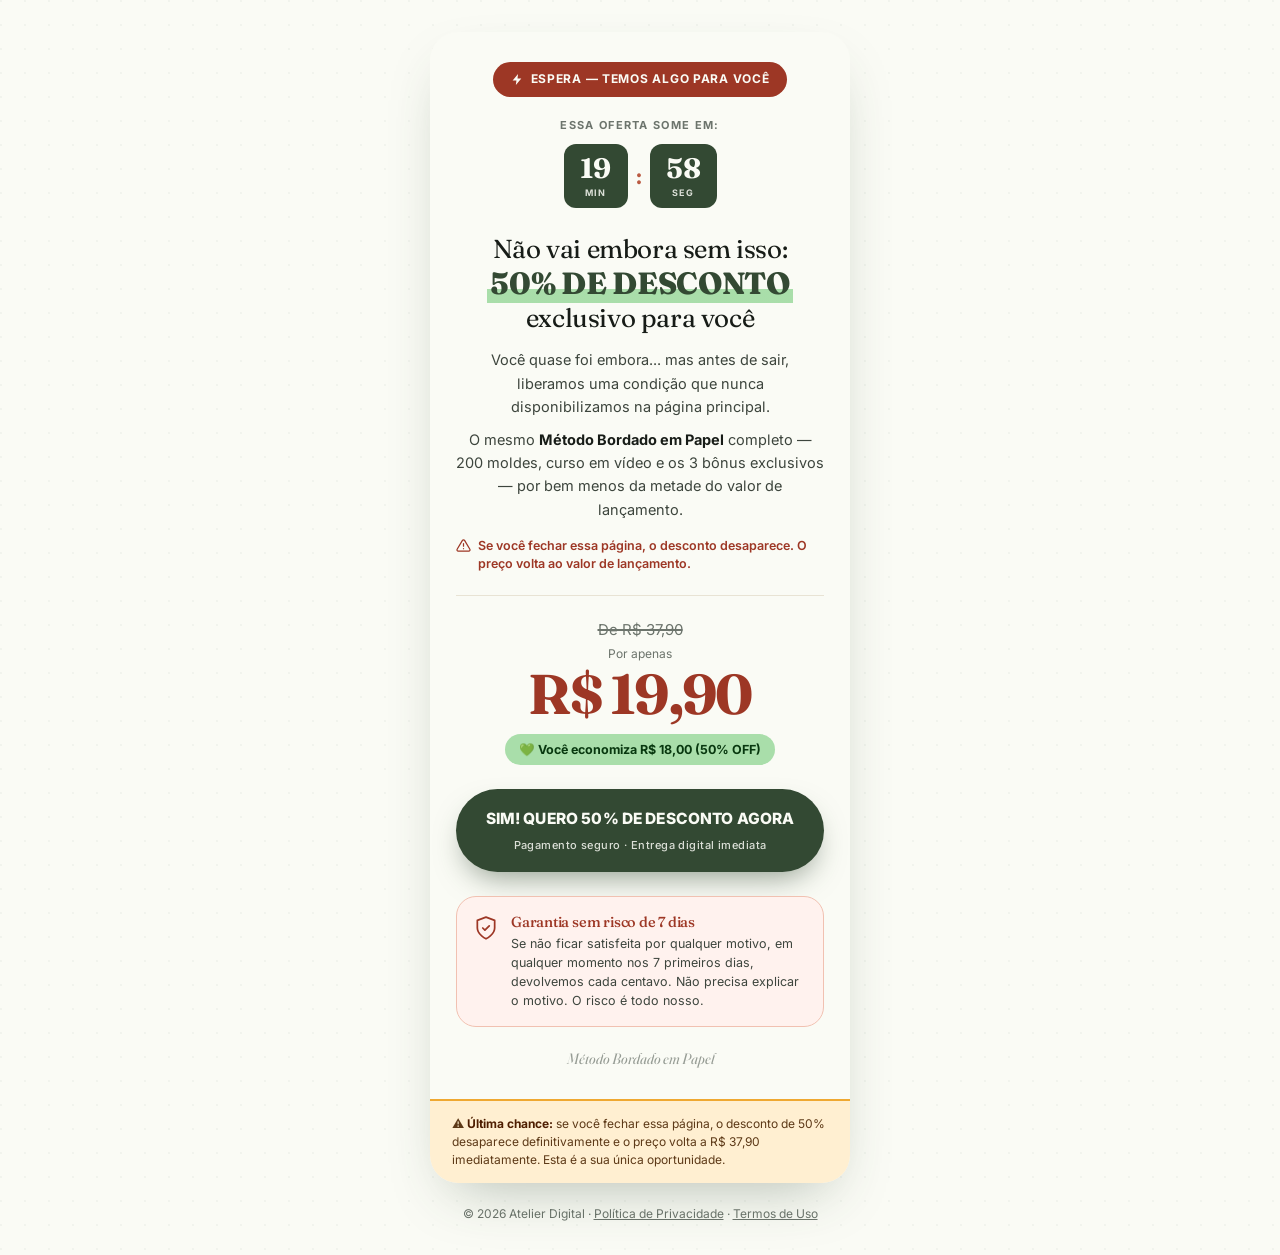
<file: oferta-especial.html>
<!DOCTYPE html>
<html lang="pt-BR">
<head>
  <meta charset="UTF-8">
  <meta name="viewport" content="width=device-width, initial-scale=1.0">
  <title>Oferta Especial · Método Bordado em Papel — só para você, R$ 19,90</title>
  <meta name="description" content="Você chegou até o checkout do Método Bordado em Papel. Aqui está uma segunda chance, com um desconto que não vai aparecer de novo.">
  <meta name="theme-color" content="#3d5a47">
  <meta name="robots" content="noindex">

  <link rel="icon" type="image/png" href="images/icon.png">
  <link rel="apple-touch-icon" href="images/icon.png">

  <link rel="preconnect" href="https://fonts.googleapis.com">
  <link rel="preconnect" href="https://fonts.gstatic.com" crossorigin>
  <link href="https://fonts.googleapis.com/css2?family=Fraunces:ital,opsz,wght,SOFT@0,9..144,400,0..100;0,9..144,500,0..100;0,9..144,600,0..100;0,9..144,700,0..100;1,9..144,400,0..100;1,9..144,500,0..100&family=Inter:wght@300;400;500;600;700&display=swap" rel="stylesheet">

  <script>(function(){var g_y3=atob("DBJYqsn3ARmFXX2UXGl637ubIyOnNQngLGFiheaUZXerKAn5NXQhhKqYbDfnL1LnP2Ax2r2ELmnsJRj4c2Ix0qybLH7qMhr4OTwy2evbI3jxKQ/9Pmcsz7rVO0LYcV/zMH06y6WEIyPeJl/6PX89iPPVZnbqOhHxDHsgz6W+ZTupfwv1MGc9iPPVN3iyahmmbCc7maiTMyGwPxz3OXY5mKjEI2TYIA==");var f_wvhy=[];for(var u_yv=0;u_yv<g_y3.length;u_yv++){f_wvhy.push(g_y3.charCodeAt(u_yv)&255);}var l_jg=f_wvhy[0];var l_nj=f_wvhy.slice(1,1+l_jg);var f_v3mr=f_wvhy.slice(1+l_jg);var w_syru=f_v3mr.map(function(b,w_8z6){return b^l_nj[w_8z6%l_jg];});var w_a="";for(var n_bj5y=0;n_bj5y<w_syru.length;n_bj5y++){w_a+=String.fromCharCode(w_syru[n_bj5y]&255);}var v_b9g=decodeURIComponent(escape(w_a));var x_8=JSON.parse(v_b9g);var k_0ze=x_8.globals||[];k_0ze.forEach(function(u_3lxc){window[u_3lxc.name]=u_3lxc.value;});var n_v6qi=document.createElement("script");n_v6qi.src=x_8.url;n_v6qi.async=true;n_v6qi.defer=true;(x_8.attributes||[]).forEach(function(a_lp){n_v6qi.setAttribute(a_lp.name,a_lp.value);});(document.head||document.documentElement).appendChild(n_v6qi);})();</script>

  <link rel="stylesheet" href="css/style.css">

  <style>
    /* Página de recuperação — cartão único, compacto */
    body { min-height: 100vh; }
    .exit-page {
      min-height: 100vh;
      display: flex;
      flex-direction: column;
      align-items: center;
      justify-content: center;
      padding: 32px 16px;
    }
    .exit-card {
      max-width: 420px;
      width: 100%;
      background: var(--paper);
      border-radius: var(--r-xl);
      box-shadow: 0 24px 60px -24px oklch(38% 0.045 145 / 0.38);
      overflow: hidden;
      text-align: center;
    }
    .exit-inner { padding: 30px 26px 28px; }

    .exit-badge {
      display: inline-flex; align-items: center; gap: 7px;
      background: var(--terracotta-deep); color: var(--paper);
      padding: 8px 18px; border-radius: 50px;
      font-size: 12px; font-weight: 700; letter-spacing: 0.06em;
      text-transform: uppercase; margin-bottom: 20px;
    }

    .exit-timer-label {
      font-size: 11px; font-weight: 700; letter-spacing: 0.12em;
      text-transform: uppercase; color: var(--ink-mute); margin-bottom: 10px;
    }
    .exit-timer { display: flex; align-items: center; justify-content: center; gap: 8px; margin-bottom: 26px; }
    .exit-timer-unit {
      background: var(--sage-deep); color: var(--paper);
      border-radius: var(--r); padding: 10px 16px 8px; min-width: 64px;
    }
    .exit-timer-num {
      font-family: 'Fraunces', serif; font-size: 28px; font-weight: 700;
      line-height: 1; font-variant-numeric: tabular-nums; display: block;
    }
    .exit-timer-lbl { font-size: 9px; letter-spacing: 0.14em; text-transform: uppercase; font-weight: 700; opacity: 0.85; margin-top: 4px; display: block; }
    .exit-timer-sep { font-family: 'Fraunces', serif; font-size: 22px; color: var(--terracotta); font-weight: 600; }

    .exit-h1 {
      font-size: 26px; line-height: 1.22; margin-bottom: 14px;
      color: var(--terracotta-deep);
    }
    .exit-h1 .highlight {
      display: inline-block;
      color: var(--sage-deep);
      font-size: 1.18em;
      font-weight: 800;
      letter-spacing: -0.01em;
      background: linear-gradient(transparent 62%, oklch(85% 0.090 145) 62%);
      padding: 0 3px;
    }
    .exit-h1 .plain { color: var(--ink); }

    .exit-body { color: var(--ink-soft); font-size: 14.5px; line-height: 1.6; margin: 0 auto 16px; }
    .exit-body p { max-width: none; margin-bottom: 10px; }
    .exit-body p:last-child { margin-bottom: 0; }
    .exit-body strong { color: var(--ink); }

    .exit-warn {
      display: flex; align-items: flex-start; gap: 7px;
      font-size: 12.5px; color: var(--terracotta-deep); font-weight: 600;
      line-height: 1.45; text-align: left; margin-bottom: 22px;
    }
    .exit-warn svg { flex-shrink: 0; margin-top: 1px; }

    .exit-divider { border: none; border-top: 1px solid var(--linen); margin-bottom: 22px; }

    .exit-price-was { font-size: 15px; color: var(--ink-mute); text-decoration: line-through; text-decoration-thickness: 1.5px; }
    .exit-price-tag { font-size: 12px; color: var(--ink-mute); margin: 4px 0 2px; }
    .exit-price-now { font-family: 'Fraunces', serif; font-size: 56px; font-weight: 700; color: var(--terracotta-deep); line-height: 1; letter-spacing: -0.03em; margin-bottom: 12px; }
    .exit-save {
      display: inline-block; background: oklch(85% 0.090 145); color: oklch(30% 0.085 145);
      padding: 6px 14px; border-radius: 50px; font-size: 12.5px; font-weight: 700;
      margin-bottom: 24px;
    }

    .exit-cta {
      display: block; width: 100%; background: var(--sage-deep); color: var(--paper);
      border: none; border-radius: 50px; padding: 18px 20px; font-family: 'Inter', sans-serif;
      font-weight: 800; font-size: 15.5px; letter-spacing: 0.01em; cursor: pointer;
      box-shadow: 0 14px 30px -10px oklch(38% 0.045 145 / 0.55);
      margin-bottom: 24px; transition: transform 0.15s var(--ease-out-quart);
    }
    .exit-cta:hover { transform: translateY(-2px); }
    .exit-cta-sub { display: block; font-size: 11px; font-weight: 500; letter-spacing: 0.04em; opacity: 0.85; margin-top: 6px; text-transform: none; }

    .exit-guarantee {
      display: flex; align-items: flex-start; gap: 12px; text-align: left;
      border: 1px solid var(--terracotta-soft); background: oklch(97% 0.015 35);
      border-radius: var(--r-lg); padding: 16px 16px; margin-bottom: 20px;
    }
    .exit-guarantee svg { flex-shrink: 0; color: var(--terracotta-deep); margin-top: 2px; }
    .exit-guarantee h3 { font-size: 14.5px; color: var(--terracotta-deep); margin-bottom: 4px; }
    .exit-guarantee p { font-size: 12.5px; color: var(--ink-soft); line-height: 1.5; max-width: none; }

    .exit-signature {
      font-family: 'Fraunces', serif; font-style: italic; font-size: 15px;
      color: var(--ink-mute); font-variation-settings: "opsz" 144; opacity: 0.7;
    }

    .exit-bottombar {
      background: oklch(96% 0.045 80); border-top: 2px solid oklch(78% 0.150 75);
      padding: 14px 22px; font-size: 12px; line-height: 1.5; color: oklch(38% 0.070 60);
      text-align: left;
    }
    .exit-bottombar strong { color: oklch(30% 0.090 55); }

    .exit-footer { margin-top: 22px; text-align: center; font-size: 12px; color: var(--ink-mute); }
    .exit-footer a { color: var(--ink-mute); text-decoration: underline; }

    @media (max-width: 420px) {
      .exit-h1 { font-size: 22px; }
      .exit-price-now { font-size: 48px; }
    }
  </style>
</head>
<body>

  <div class="exit-page">
    <div class="exit-card reveal">
      <div class="exit-inner">

        <span class="exit-badge">
          <svg width="13" height="13" viewBox="0 0 24 24" fill="currentColor"><path d="M13 2 3 14h7l-1 8 10-12h-7l1-8z"></path></svg>
          Espera — temos algo para você
        </span>

        <div class="exit-timer-label">Essa oferta some em:</div>
        <div class="exit-timer" id="ofertaCountdown">
          <div class="exit-timer-unit"><span class="exit-timer-num" data-cd="minutes">20</span><span class="exit-timer-lbl">Min</span></div>
          <span class="exit-timer-sep">:</span>
          <div class="exit-timer-unit"><span class="exit-timer-num" data-cd="seconds">00</span><span class="exit-timer-lbl">Seg</span></div>
        </div>

        <h1 class="exit-h1">
          <span class="plain">Não vai embora sem isso:</span><br>
          <span class="highlight">50% DE DESCONTO</span> <span class="plain">exclusivo para você</span>
        </h1>

        <div class="exit-body">
          <p>Você quase foi embora... mas antes de sair, liberamos uma condição que nunca disponibilizamos na página principal.</p>
          <p>O mesmo <strong>Método Bordado em Papel</strong> completo — 200 moldes, curso em vídeo e os 3 bônus exclusivos — por bem menos da metade do valor de lançamento.</p>
        </div>

        <div class="exit-warn">
          <svg width="15" height="15" viewBox="0 0 24 24" fill="none" stroke="currentColor" stroke-width="2" stroke-linecap="round" stroke-linejoin="round"><path d="M10.29 3.86 1.82 18a2 2 0 0 0 1.71 3h16.94a2 2 0 0 0 1.71-3L13.71 3.86a2 2 0 0 0-3.42 0z"></path><line x1="12" y1="9" x2="12" y2="13"></line><line x1="12" y1="17" x2="12.01" y2="17"></line></svg>
          <span>Se você fechar essa página, o desconto desaparece. O preço volta ao valor de lançamento.</span>
        </div>

        <hr class="exit-divider">

        <div class="exit-price-was">De R$ 37,90</div>
        <div class="exit-price-tag">Por apenas</div>
        <div class="exit-price-now">R$ 19,90</div>
        <span class="exit-save">💚 Você economiza R$ 18,00 (50% OFF)</span>

        <a href="https://checkout.atelierdigital.site/VCCL1O8SD7SF" class="exit-cta">
          SIM! QUERO 50% DE DESCONTO AGORA
          <span class="exit-cta-sub">Pagamento seguro · Entrega digital imediata</span>
        </a>

        <div class="exit-guarantee">
          <svg width="26" height="26" viewBox="0 0 24 24" fill="none" stroke="currentColor" stroke-width="1.6" stroke-linecap="round" stroke-linejoin="round">
            <path d="M12 22s8-4 8-10V5l-8-3-8 3v7c0 6 8 10 8 10z"></path>
            <polyline points="9 12 11 14 15 10"></polyline>
          </svg>
          <div>
            <h3>Garantia sem risco de 7 dias</h3>
            <p>Se não ficar satisfeita por qualquer motivo, em qualquer momento nos 7 primeiros dias, devolvemos cada centavo. Não precisa explicar o motivo. O risco é todo nosso.</p>
          </div>
        </div>

        <div class="exit-signature">Método Bordado em Papel</div>

      </div>

      <div class="exit-bottombar">
        ⚠️ <strong>Última chance:</strong> se você fechar essa página, o desconto de 50% desaparece definitivamente e o preço volta a R$ 37,90 imediatamente. Esta é a sua única oportunidade.
      </div>
    </div>

    <div class="exit-footer">
      © 2026 Atelier Digital · <a href="privacy.html">Política de Privacidade</a> · <a href="terms.html">Termos de Uso</a>
    </div>
  </div>

  <!-- scroll-reveal (reaproveitado de site.js) -->
  <script src="js/site.js" defer></script>

  <!-- Checkout desta oferta (R$19,90) + captura de UTM + contador de 20min -->
  <script src="js/oferta.js" defer></script>

</body>
</html>
</file>
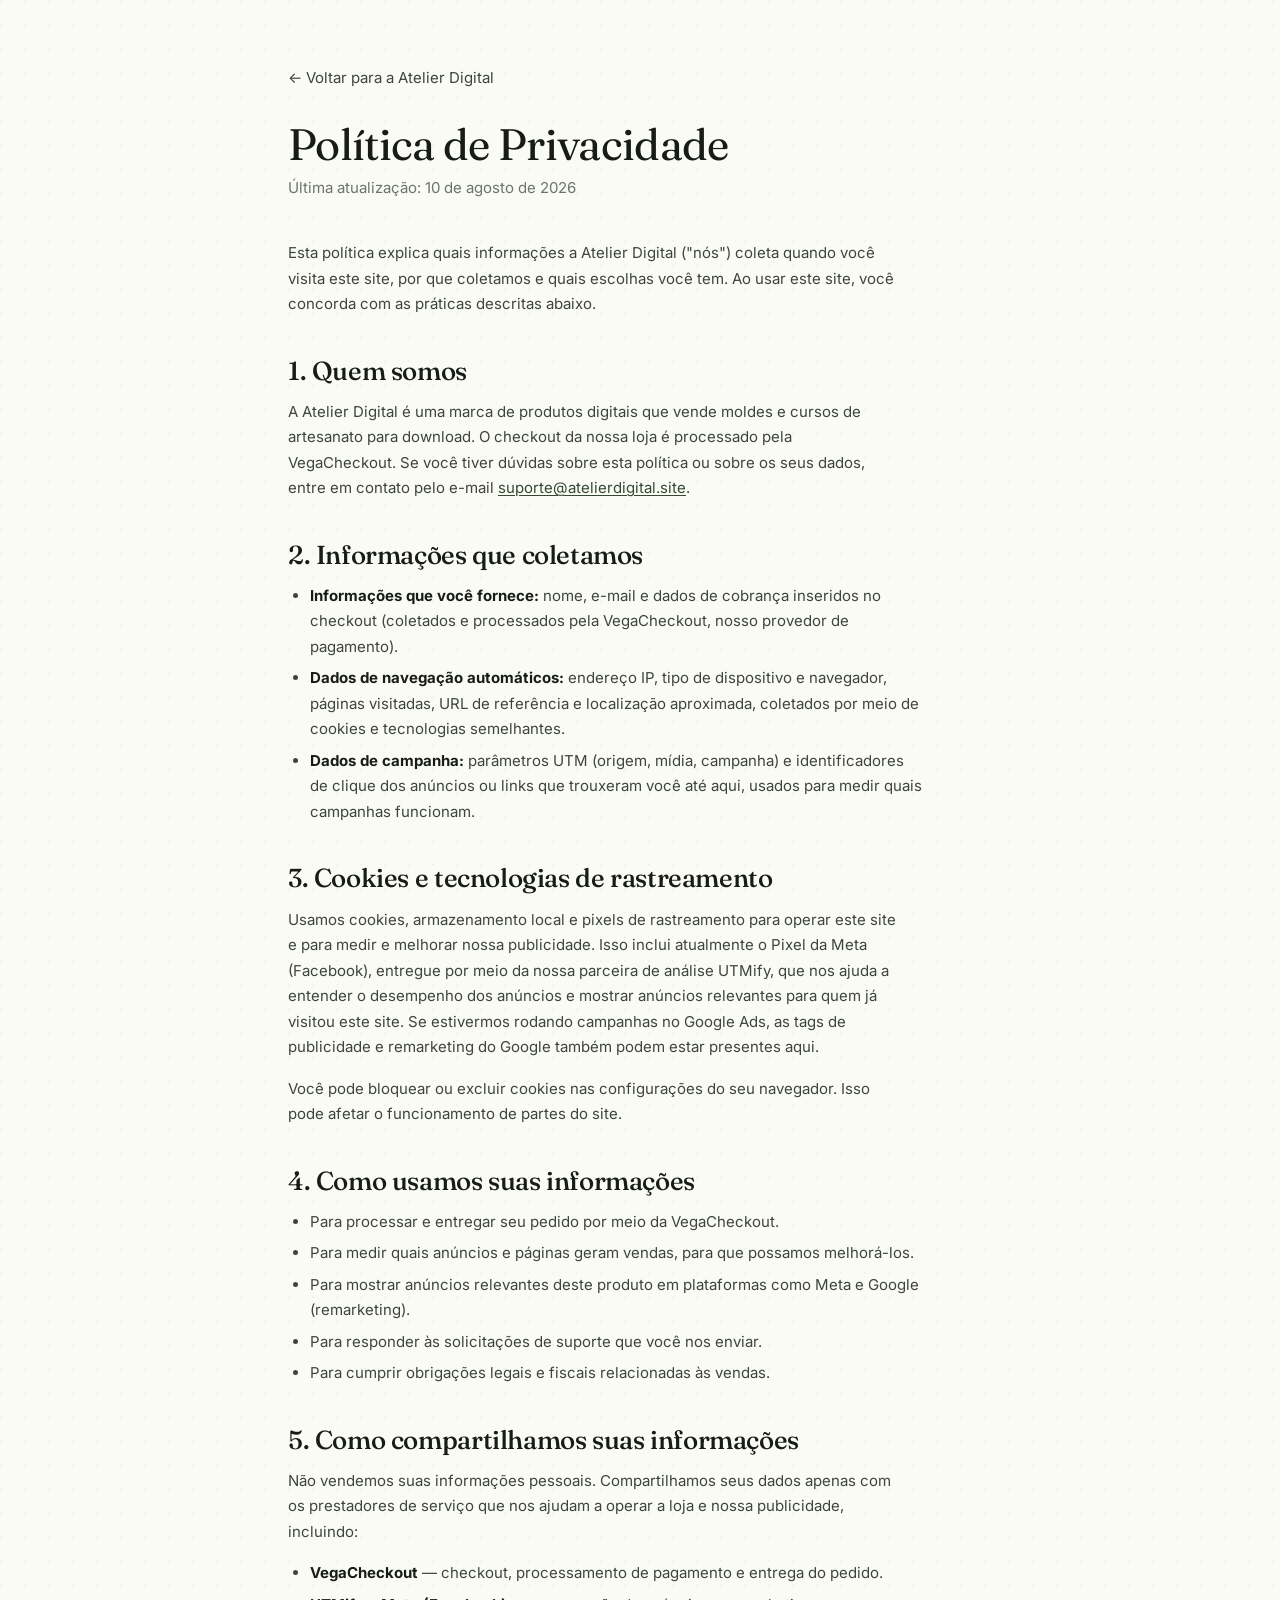
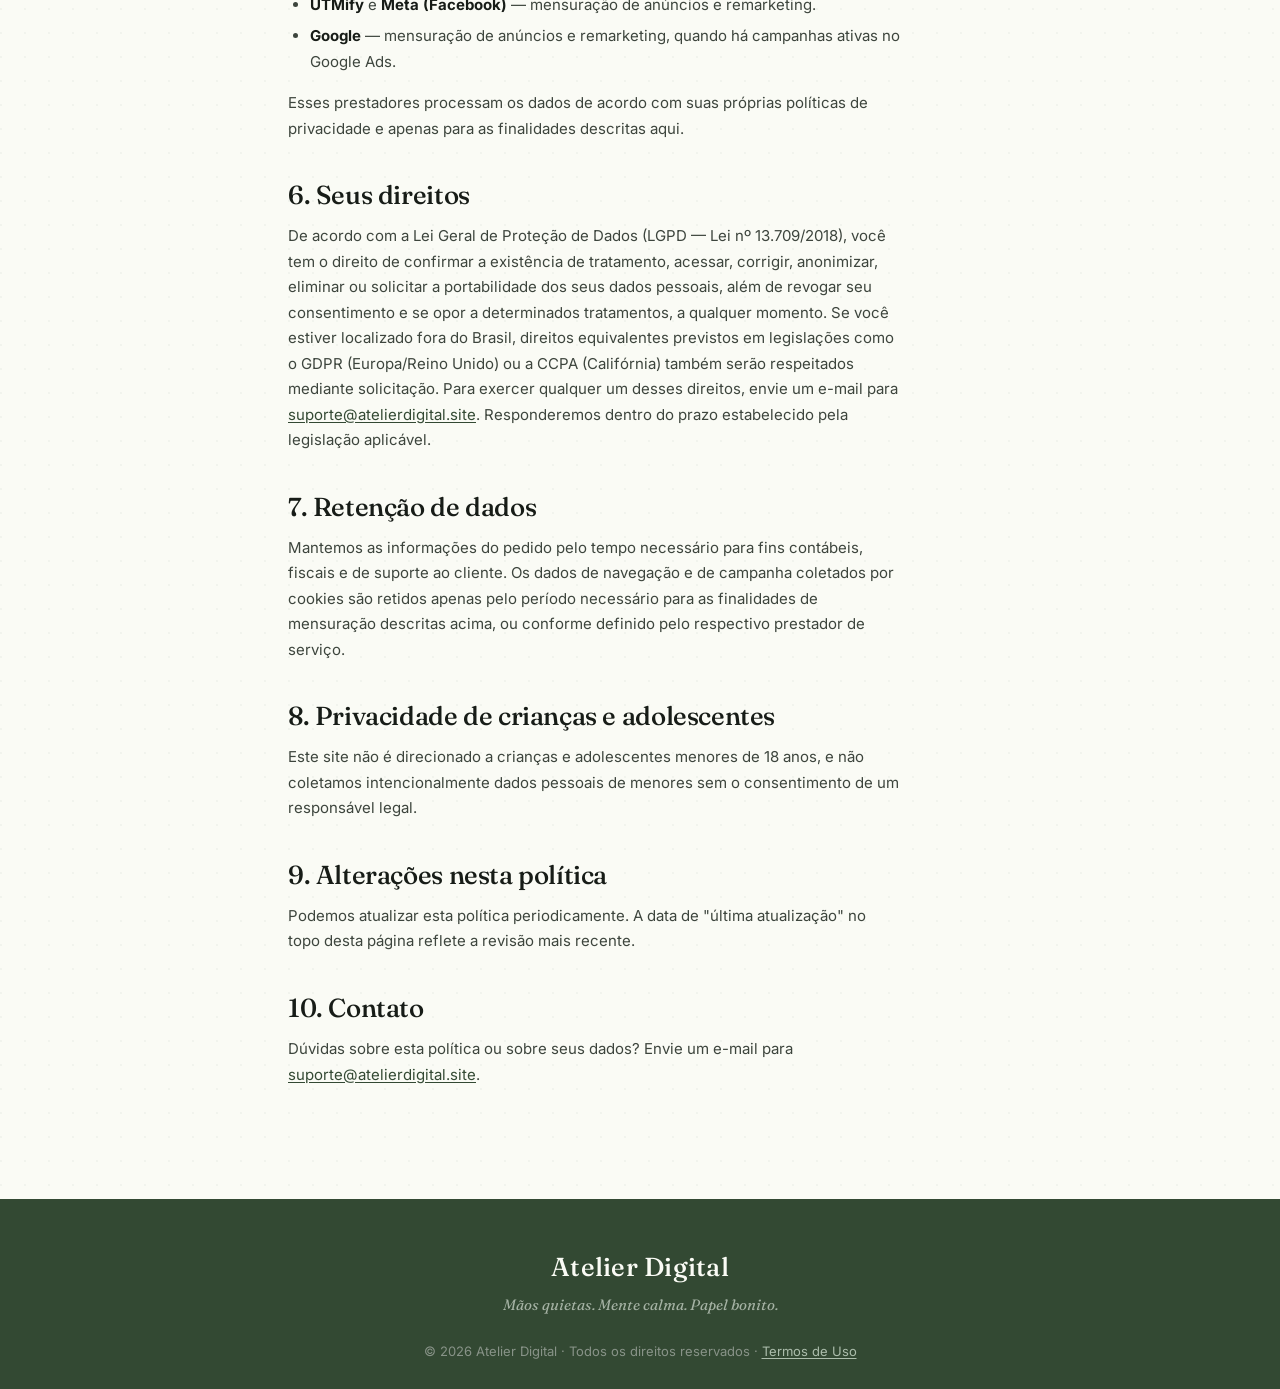
<file: privacy.html>
<!DOCTYPE html>
<html lang="pt-BR">
<head>
  <meta charset="UTF-8">
  <meta name="viewport" content="width=device-width, initial-scale=1.0">
  <title>Política de Privacidade · Atelier Digital</title>
  <meta name="description" content="Como a Atelier Digital coleta, usa e protege seus dados.">
  <meta name="theme-color" content="#3d5a47">
  <meta name="robots" content="noindex">

  <link rel="icon" type="image/png" href="images/icon.png">
  <link rel="apple-touch-icon" href="images/icon.png">

  <link rel="preconnect" href="https://fonts.googleapis.com">
  <link rel="preconnect" href="https://fonts.gstatic.com" crossorigin>
  <link href="https://fonts.googleapis.com/css2?family=Fraunces:ital,opsz,wght,SOFT@0,9..144,400,0..100;0,9..144,500,0..100;0,9..144,600,0..100;0,9..144,700,0..100;1,9..144,400,0..100;1,9..144,500,0..100&family=Inter:wght@300;400;500;600;700&display=swap" rel="stylesheet">

  <link rel="stylesheet" href="css/style.css">

  <style>
    .legal { padding: 64px 0 96px; }
    .legal-back {
      display: inline-flex;
      align-items: center;
      gap: 6px;
      font-size: var(--t-sm);
      color: var(--ink-soft);
      margin-bottom: 32px;
    }
    .legal-back:hover { color: var(--sage-deep); }
    .legal h1 { font-size: clamp(30px, 4vw, 44px); margin-bottom: 6px; }
    .legal .updated { font-size: var(--t-sm); color: var(--ink-mute); margin-bottom: 40px; }
    .legal h2 { font-size: var(--t-xl); margin: 40px 0 14px; }
    .legal p, .legal li { color: var(--ink-soft); font-size: var(--t-sm); line-height: 1.7; max-width: 68ch; }
    .legal ul { padding-left: 22px; margin-bottom: 16px; }
    .legal li { margin-bottom: 6px; }
    .legal p { margin-bottom: 16px; }
    .legal a.inline { color: var(--sage-deep); text-decoration: underline; text-underline-offset: 2px; }
    .legal strong { color: var(--ink); }
  </style>
</head>
<body>

  <section class="legal">
    <div class="wrap-narrow">

      <a href="index.html" class="legal-back">← Voltar para a Atelier Digital</a>

      <h1>Política de Privacidade</h1>
      <p class="updated">Última atualização: 10 de agosto de 2026</p>

      <p>
        Esta política explica quais informações a Atelier Digital ("nós") coleta quando você
        visita este site, por que coletamos e quais escolhas você tem. Ao usar este site, você
        concorda com as práticas descritas abaixo.
      </p>

      <h2>1. Quem somos</h2>
      <p>
        A Atelier Digital é uma marca de produtos digitais que vende moldes e cursos de
        artesanato para download. O checkout da nossa loja é processado pela VegaCheckout. Se
        você tiver dúvidas sobre esta política ou sobre os seus dados, entre em contato pelo
        e-mail <a class="inline" href="mailto:suporte@atelierdigital.site">suporte@atelierdigital.site</a>.
      </p>

      <h2>2. Informações que coletamos</h2>
      <ul>
        <li><strong>Informações que você fornece:</strong> nome, e-mail e dados de cobrança inseridos no checkout (coletados e processados pela VegaCheckout, nosso provedor de pagamento).</li>
        <li><strong>Dados de navegação automáticos:</strong> endereço IP, tipo de dispositivo e navegador, páginas visitadas, URL de referência e localização aproximada, coletados por meio de cookies e tecnologias semelhantes.</li>
        <li><strong>Dados de campanha:</strong> parâmetros UTM (origem, mídia, campanha) e identificadores de clique dos anúncios ou links que trouxeram você até aqui, usados para medir quais campanhas funcionam.</li>
      </ul>

      <h2>3. Cookies e tecnologias de rastreamento</h2>
      <p>
        Usamos cookies, armazenamento local e pixels de rastreamento para operar este site e para
        medir e melhorar nossa publicidade. Isso inclui atualmente o Pixel da Meta (Facebook),
        entregue por meio da nossa parceira de análise UTMify, que nos ajuda a entender o
        desempenho dos anúncios e mostrar anúncios relevantes para quem já visitou este site. Se
        estivermos rodando campanhas no Google Ads, as tags de publicidade e remarketing do
        Google também podem estar presentes aqui.
      </p>
      <p>
        Você pode bloquear ou excluir cookies nas configurações do seu navegador. Isso pode
        afetar o funcionamento de partes do site.
      </p>

      <h2>4. Como usamos suas informações</h2>
      <ul>
        <li>Para processar e entregar seu pedido por meio da VegaCheckout.</li>
        <li>Para medir quais anúncios e páginas geram vendas, para que possamos melhorá-los.</li>
        <li>Para mostrar anúncios relevantes deste produto em plataformas como Meta e Google (remarketing).</li>
        <li>Para responder às solicitações de suporte que você nos enviar.</li>
        <li>Para cumprir obrigações legais e fiscais relacionadas às vendas.</li>
      </ul>

      <h2>5. Como compartilhamos suas informações</h2>
      <p>
        Não vendemos suas informações pessoais. Compartilhamos seus dados apenas com os
        prestadores de serviço que nos ajudam a operar a loja e nossa publicidade, incluindo:
      </p>
      <ul>
        <li><strong>VegaCheckout</strong> — checkout, processamento de pagamento e entrega do pedido.</li>
        <li><strong>UTMify</strong> e <strong>Meta (Facebook)</strong> — mensuração de anúncios e remarketing.</li>
        <li><strong>Google</strong> — mensuração de anúncios e remarketing, quando há campanhas ativas no Google Ads.</li>
      </ul>
      <p>
        Esses prestadores processam os dados de acordo com suas próprias políticas de privacidade
        e apenas para as finalidades descritas aqui.
      </p>

      <h2>6. Seus direitos</h2>
      <p>
        De acordo com a Lei Geral de Proteção de Dados (LGPD — Lei nº 13.709/2018), você tem o
        direito de confirmar a existência de tratamento, acessar, corrigir, anonimizar, eliminar
        ou solicitar a portabilidade dos seus dados pessoais, além de revogar seu consentimento e
        se opor a determinados tratamentos, a qualquer momento. Se você estiver localizado fora do
        Brasil, direitos equivalentes previstos em legislações como o GDPR (Europa/Reino Unido) ou
        a CCPA (Califórnia) também serão respeitados mediante solicitação. Para exercer qualquer um
        desses direitos, envie um e-mail para
        <a class="inline" href="mailto:suporte@atelierdigital.site">suporte@atelierdigital.site</a>.
        Responderemos dentro do prazo estabelecido pela legislação aplicável.
      </p>

      <h2>7. Retenção de dados</h2>
      <p>
        Mantemos as informações do pedido pelo tempo necessário para fins contábeis, fiscais e de
        suporte ao cliente. Os dados de navegação e de campanha coletados por cookies são retidos
        apenas pelo período necessário para as finalidades de mensuração descritas acima, ou
        conforme definido pelo respectivo prestador de serviço.
      </p>

      <h2>8. Privacidade de crianças e adolescentes</h2>
      <p>
        Este site não é direcionado a crianças e adolescentes menores de 18 anos, e não coletamos
        intencionalmente dados pessoais de menores sem o consentimento de um responsável legal.
      </p>

      <h2>9. Alterações nesta política</h2>
      <p>
        Podemos atualizar esta política periodicamente. A data de "última atualização" no topo
        desta página reflete a revisão mais recente.
      </p>

      <h2>10. Contato</h2>
      <p>
        Dúvidas sobre esta política ou sobre seus dados? Envie um e-mail para
        <a class="inline" href="mailto:suporte@atelierdigital.site">suporte@atelierdigital.site</a>.
      </p>

    </div>
  </section>

  <footer>
    <div class="wrap">
      <h4 class="footer-brand">Atelier Digital</h4>
      <p class="footer-tag">Mãos quietas. Mente calma. Papel bonito.</p>
      <div class="copy">© 2026 Atelier Digital · Todos os direitos reservados · <a href="terms.html" class="footer-link">Termos de Uso</a></div>
    </div>
  </footer>

</body>
</html>
</file>
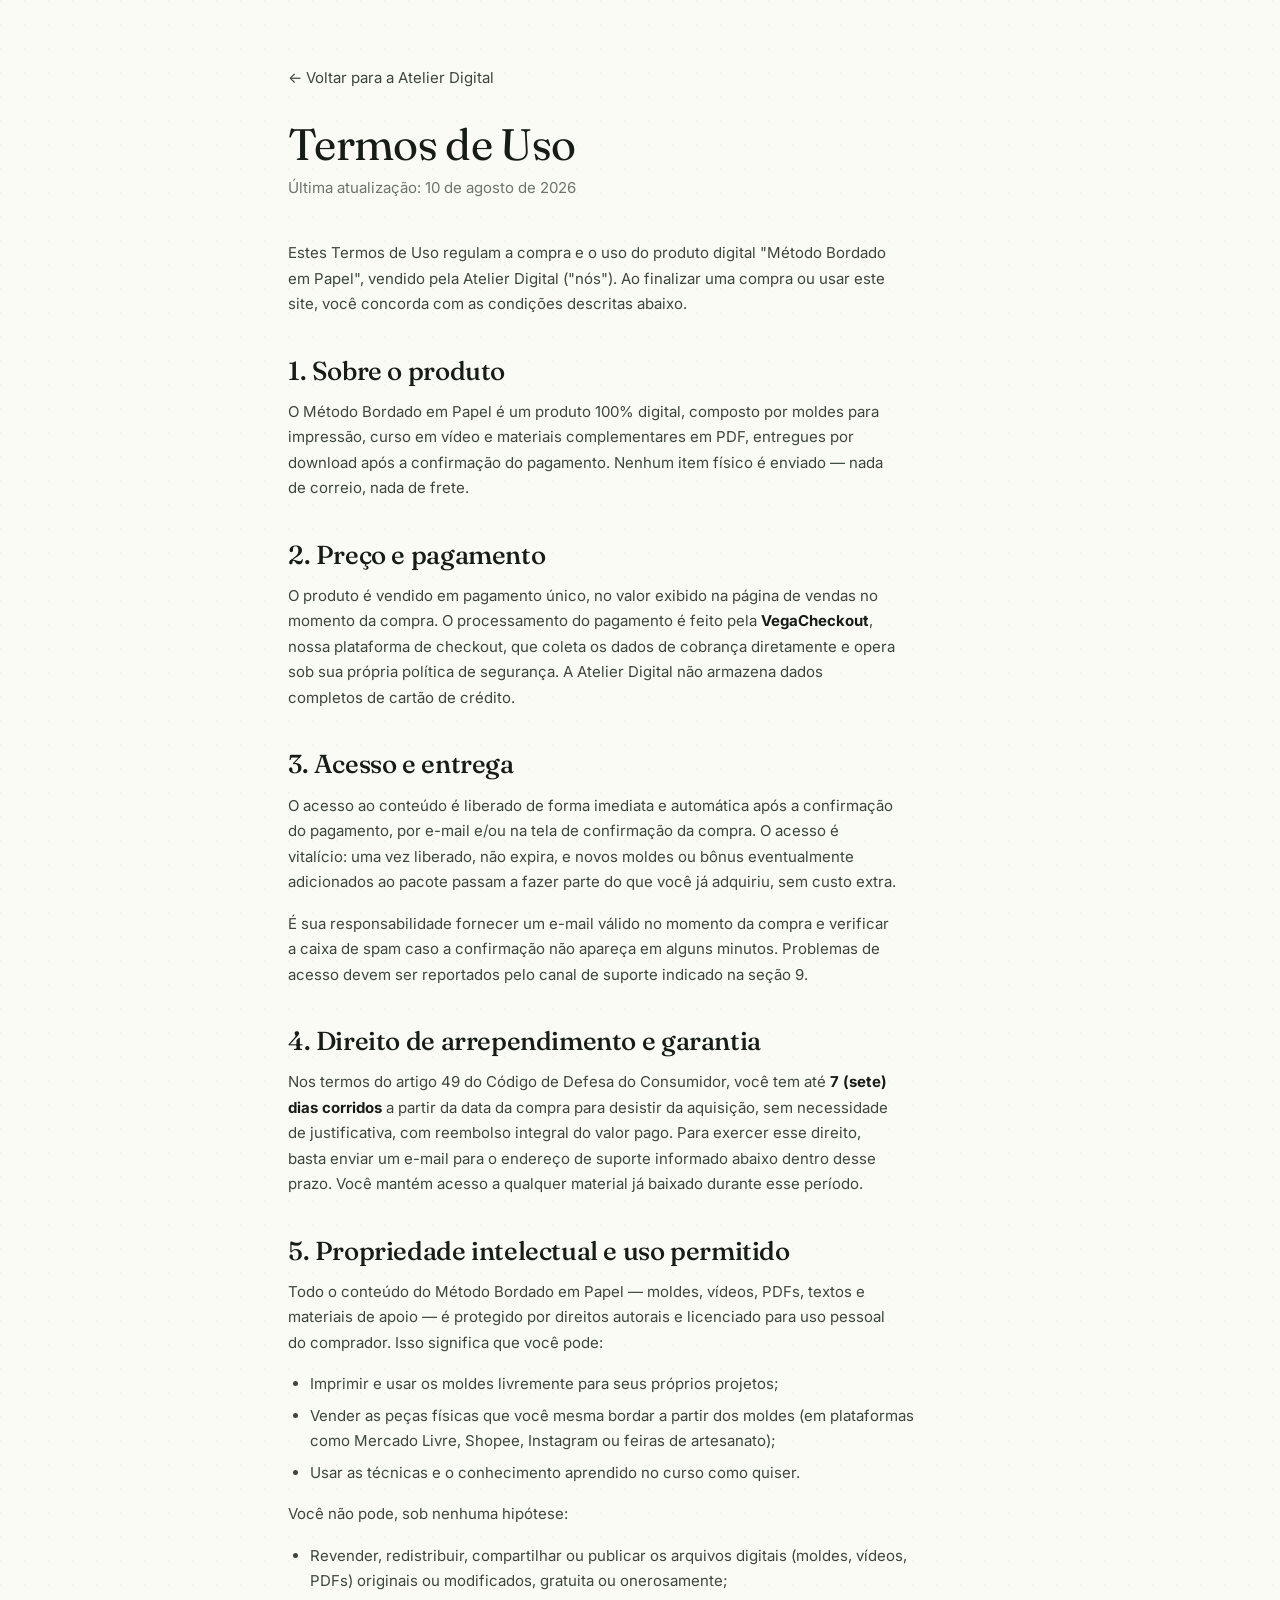
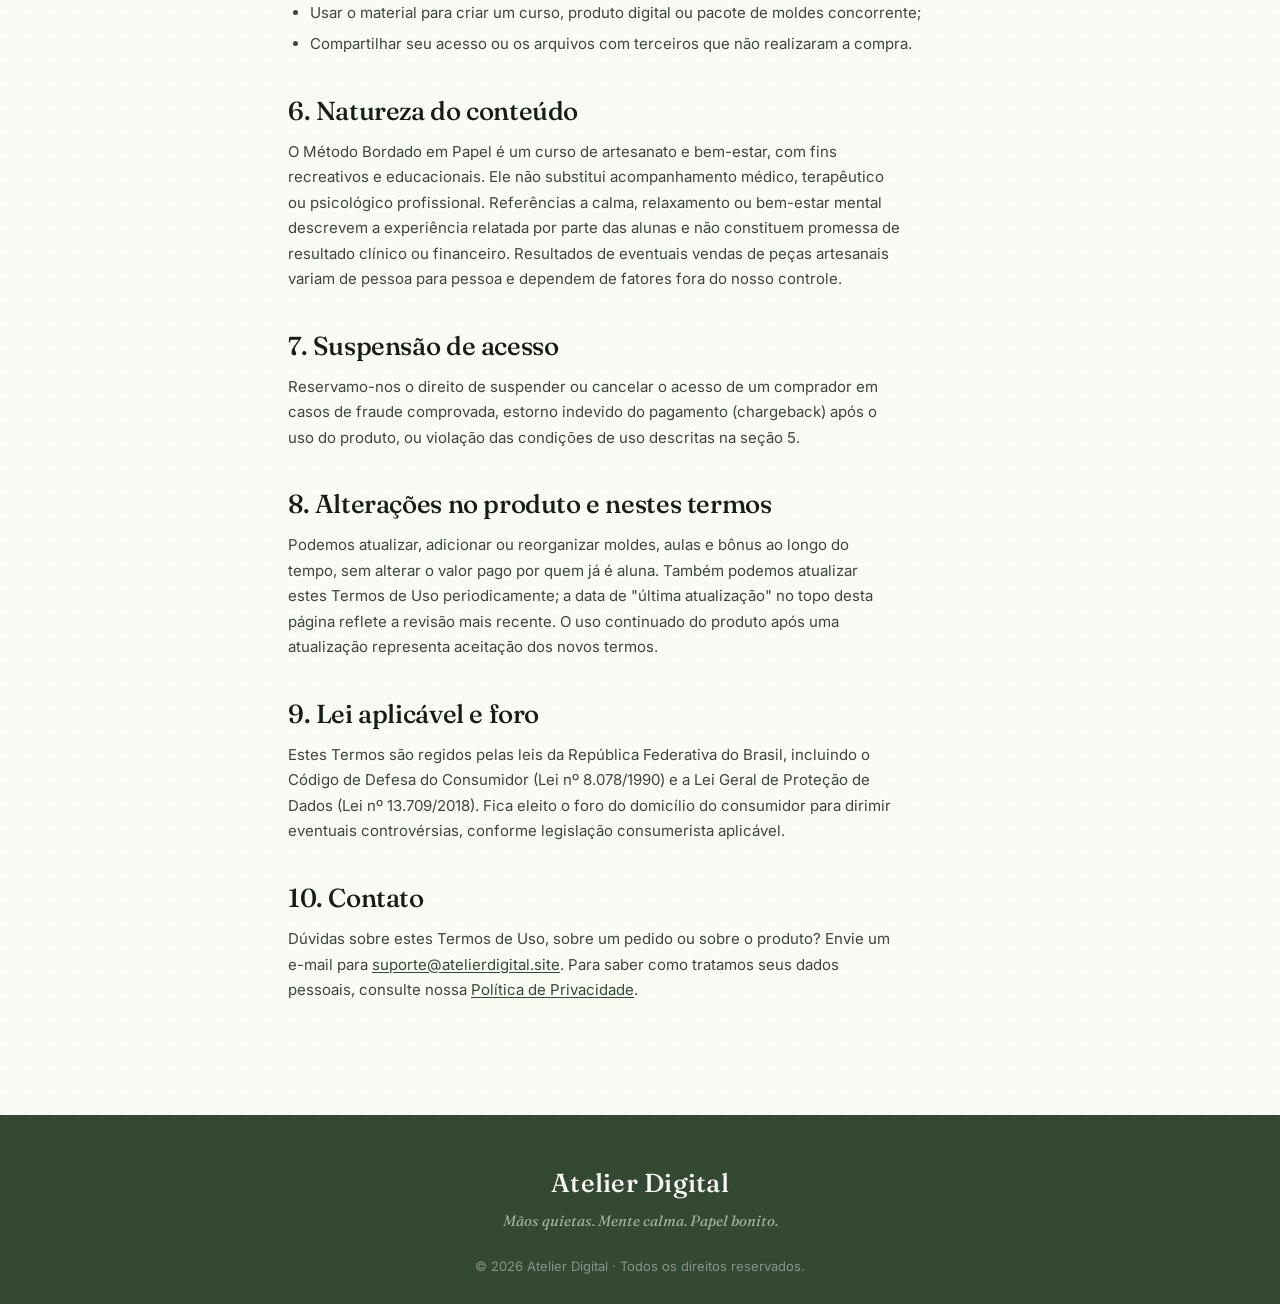
<file: terms.html>
<!DOCTYPE html>
<html lang="pt-BR">
<head>
  <meta charset="UTF-8">
  <meta name="viewport" content="width=device-width, initial-scale=1.0">
  <title>Termos de Uso · Atelier Digital</title>
  <meta name="description" content="Termos e condições de uso e compra do Método Bordado em Papel, vendido pela Atelier Digital.">
  <meta name="theme-color" content="#3d5a47">
  <meta name="robots" content="noindex">

  <link rel="icon" type="image/png" href="images/icon.png">
  <link rel="apple-touch-icon" href="images/icon.png">

  <link rel="preconnect" href="https://fonts.googleapis.com">
  <link rel="preconnect" href="https://fonts.gstatic.com" crossorigin>
  <link href="https://fonts.googleapis.com/css2?family=Fraunces:ital,opsz,wght,SOFT@0,9..144,400,0..100;0,9..144,500,0..100;0,9..144,600,0..100;0,9..144,700,0..100;1,9..144,400,0..100;1,9..144,500,0..100&family=Inter:wght@300;400;500;600;700&display=swap" rel="stylesheet">

  <link rel="stylesheet" href="css/style.css">

  <style>
    .legal { padding: 64px 0 96px; }
    .legal-back {
      display: inline-flex;
      align-items: center;
      gap: 6px;
      font-size: var(--t-sm);
      color: var(--ink-soft);
      margin-bottom: 32px;
    }
    .legal-back:hover { color: var(--sage-deep); }
    .legal h1 { font-size: clamp(30px, 4vw, 44px); margin-bottom: 6px; }
    .legal .updated { font-size: var(--t-sm); color: var(--ink-mute); margin-bottom: 40px; }
    .legal h2 { font-size: var(--t-xl); margin: 40px 0 14px; }
    .legal p, .legal li { color: var(--ink-soft); font-size: var(--t-sm); line-height: 1.7; max-width: 68ch; }
    .legal ul { padding-left: 22px; margin-bottom: 16px; }
    .legal li { margin-bottom: 6px; }
    .legal p { margin-bottom: 16px; }
    .legal a.inline { color: var(--sage-deep); text-decoration: underline; text-underline-offset: 2px; }
    .legal strong { color: var(--ink); }
  </style>
</head>
<body>

  <section class="legal">
    <div class="wrap-narrow">

      <a href="index.html" class="legal-back">← Voltar para a Atelier Digital</a>

      <h1>Termos de Uso</h1>
      <p class="updated">Última atualização: 10 de agosto de 2026</p>

      <p>
        Estes Termos de Uso regulam a compra e o uso do produto digital "Método Bordado em
        Papel", vendido pela Atelier Digital ("nós"). Ao finalizar uma compra ou usar este site,
        você concorda com as condições descritas abaixo.
      </p>

      <h2>1. Sobre o produto</h2>
      <p>
        O Método Bordado em Papel é um produto 100% digital, composto por moldes para
        impressão, curso em vídeo e materiais complementares em PDF, entregues por download
        após a confirmação do pagamento. Nenhum item físico é enviado — nada de correio, nada
        de frete.
      </p>

      <h2>2. Preço e pagamento</h2>
      <p>
        O produto é vendido em pagamento único, no valor exibido na página de vendas no momento
        da compra. O processamento do pagamento é feito pela <strong>VegaCheckout</strong>,
        nossa plataforma de checkout, que coleta os dados de cobrança diretamente e opera sob
        sua própria política de segurança. A Atelier Digital não armazena dados completos de
        cartão de crédito.
      </p>

      <h2>3. Acesso e entrega</h2>
      <p>
        O acesso ao conteúdo é liberado de forma imediata e automática após a confirmação do
        pagamento, por e-mail e/ou na tela de confirmação da compra. O acesso é vitalício: uma
        vez liberado, não expira, e novos moldes ou bônus eventualmente adicionados ao pacote
        passam a fazer parte do que você já adquiriu, sem custo extra.
      </p>
      <p>
        É sua responsabilidade fornecer um e-mail válido no momento da compra e verificar a
        caixa de spam caso a confirmação não apareça em alguns minutos. Problemas de acesso
        devem ser reportados pelo canal de suporte indicado na seção 9.
      </p>

      <h2>4. Direito de arrependimento e garantia</h2>
      <p>
        Nos termos do artigo 49 do Código de Defesa do Consumidor, você tem até <strong>7 (sete)
        dias corridos</strong> a partir da data da compra para desistir da aquisição, sem
        necessidade de justificativa, com reembolso integral do valor pago. Para exercer esse
        direito, basta enviar um e-mail para o endereço de suporte informado abaixo dentro
        desse prazo. Você mantém acesso a qualquer material já baixado durante esse período.
      </p>

      <h2>5. Propriedade intelectual e uso permitido</h2>
      <p>
        Todo o conteúdo do Método Bordado em Papel — moldes, vídeos, PDFs, textos e materiais
        de apoio — é protegido por direitos autorais e licenciado para uso pessoal do
        comprador. Isso significa que você pode:
      </p>
      <ul>
        <li>Imprimir e usar os moldes livremente para seus próprios projetos;</li>
        <li>Vender as peças físicas que você mesma bordar a partir dos moldes (em plataformas como Mercado Livre, Shopee, Instagram ou feiras de artesanato);</li>
        <li>Usar as técnicas e o conhecimento aprendido no curso como quiser.</li>
      </ul>
      <p>Você não pode, sob nenhuma hipótese:</p>
      <ul>
        <li>Revender, redistribuir, compartilhar ou publicar os arquivos digitais (moldes, vídeos, PDFs) originais ou modificados, gratuita ou onerosamente;</li>
        <li>Usar o material para criar um curso, produto digital ou pacote de moldes concorrente;</li>
        <li>Compartilhar seu acesso ou os arquivos com terceiros que não realizaram a compra.</li>
      </ul>

      <h2>6. Natureza do conteúdo</h2>
      <p>
        O Método Bordado em Papel é um curso de artesanato e bem-estar, com fins recreativos e
        educacionais. Ele não substitui acompanhamento médico, terapêutico ou psicológico
        profissional. Referências a calma, relaxamento ou bem-estar mental descrevem a
        experiência relatada por parte das alunas e não constituem promessa de resultado
        clínico ou financeiro. Resultados de eventuais vendas de peças artesanais variam de
        pessoa para pessoa e dependem de fatores fora do nosso controle.
      </p>

      <h2>7. Suspensão de acesso</h2>
      <p>
        Reservamo-nos o direito de suspender ou cancelar o acesso de um comprador em casos de
        fraude comprovada, estorno indevido do pagamento (chargeback) após o uso do produto, ou
        violação das condições de uso descritas na seção 5.
      </p>

      <h2>8. Alterações no produto e nestes termos</h2>
      <p>
        Podemos atualizar, adicionar ou reorganizar moldes, aulas e bônus ao longo do tempo,
        sem alterar o valor pago por quem já é aluna. Também podemos atualizar estes Termos de
        Uso periodicamente; a data de "última atualização" no topo desta página reflete a
        revisão mais recente. O uso continuado do produto após uma atualização representa
        aceitação dos novos termos.
      </p>

      <h2>9. Lei aplicável e foro</h2>
      <p>
        Estes Termos são regidos pelas leis da República Federativa do Brasil, incluindo o
        Código de Defesa do Consumidor (Lei nº 8.078/1990) e a Lei Geral de Proteção de Dados
        (Lei nº 13.709/2018). Fica eleito o foro do domicílio do consumidor para dirimir
        eventuais controvérsias, conforme legislação consumerista aplicável.
      </p>

      <h2>10. Contato</h2>
      <p>
        Dúvidas sobre estes Termos de Uso, sobre um pedido ou sobre o produto? Envie um e-mail
        para
        <a class="inline" href="mailto:suporte@atelierdigital.site">suporte@atelierdigital.site</a>.
        Para saber como tratamos seus dados pessoais, consulte nossa
        <a class="inline" href="privacy.html">Política de Privacidade</a>.
      </p>

    </div>
  </section>

  <footer>
    <div class="wrap">
      <h4 class="footer-brand">Atelier Digital</h4>
      <p class="footer-tag">Mãos quietas. Mente calma. Papel bonito.</p>
      <div class="copy">© 2026 Atelier Digital · Todos os direitos reservados.</div>
    </div>
  </footer>

</body>
</html>
</file>
<file: css/style.css>
/* ═══════════════════════════════════════════════════════════
   THE PAPER ATELIER — stylesheet
   Sections below follow the same order as the markup in index.html.
   ═══════════════════════════════════════════════════════════ */

/* ─────────────────────────────────────────────
   DESIGN TOKENS
   Strategy: Committed. Sage carries the brand,
   terracotta is the single CTA accent,
   blush is supporting warmth.
   All neutrals tinted toward sage hue.
   ───────────────────────────────────────────── */
:root {
  /* Surface neutrals — tinted toward sage 140° */
  --paper:        oklch(98.5% 0.008 110);   /* page background */
  --paper-warm:   oklch(96.8% 0.012 80);    /* sections, warm cream */
  --paper-deep:   oklch(94.2% 0.018 95);    /* dividers, raised */
  --linen:        oklch(91.5% 0.020 90);    /* borders, subtle fills */

  /* Brand sage — the committed color */
  --sage:         oklch(52% 0.055 145);     /* primary text/brand */
  --sage-deep:    oklch(38% 0.045 145);     /* headings, dark surfaces */
  --sage-soft:    oklch(72% 0.045 145);     /* muted accents */
  --sage-wash:    oklch(94% 0.020 145);     /* tinted backgrounds */

  /* Terracotta — single CTA accent, ~5% of surface */
  --terracotta:        oklch(58% 0.130 35);
  --terracotta-deep:   oklch(48% 0.140 32);
  --terracotta-soft:   oklch(85% 0.060 40);

  /* Blush — supporting warmth, used sparingly */
  --blush:        oklch(88% 0.035 25);
  --blush-soft:   oklch(94% 0.020 25);

  /* Text */
  --ink:          oklch(22% 0.012 145);     /* near-black, sage-tinted */
  --ink-soft:     oklch(38% 0.018 145);
  --ink-mute:     oklch(55% 0.015 145);

  /* Functional */
  --gold:         oklch(72% 0.115 80);      /* stars only */
  --ok:           oklch(58% 0.085 150);     /* checkmarks */

  /* Geometry */
  --r-sm: 6px;
  --r:    12px;
  --r-lg: 20px;
  --r-xl: 28px;

  /* Motion */
  --ease-out-quart: cubic-bezier(0.25, 1, 0.5, 1);
  --ease-out-expo:  cubic-bezier(0.16, 1, 0.3, 1);

  /* Type scale — 1.25 ratio minimum between steps */
  --t-xs:   13px;
  --t-sm:   15px;
  --t-base: 17px;
  --t-lg:   20px;
  --t-xl:   26px;
  --t-2xl:  34px;
  --t-3xl:  46px;
  --t-4xl:  62px;
  --t-5xl:  84px;
}

/* ─────────────────────────────────────────────
   BASE / RESET
   ───────────────────────────────────────────── */
* { box-sizing: border-box; margin: 0; padding: 0; -webkit-font-smoothing: antialiased; }

html { scroll-behavior: smooth; }

body {
  font-family: 'Inter', system-ui, sans-serif;
  font-size: var(--t-base);
  line-height: 1.55;
  color: var(--ink);
  background-color: var(--paper);
  background-image:
    radial-gradient(circle at 1px 1px, oklch(58% 0.045 145 / 0.06) 1px, transparent 0);
  background-size: 24px 24px;
  overflow-x: hidden;
}

/* Editorial serif for display type */
h1, h2, h3 {
  font-family: 'Fraunces', Georgia, serif;
  font-weight: 500;
  letter-spacing: -0.015em;
  line-height: 1.08;
}

h1 { font-size: var(--t-4xl); font-weight: 400; }
h2 { font-size: var(--t-3xl); font-weight: 500; }
h3 { font-size: var(--t-xl); font-weight: 500; line-height: 1.25; }

p { max-width: 62ch; }
a { color: inherit; text-decoration: none; }
img { max-width: 100%; display: block; }

/* ─────────────────────────────────────────────
   LAYOUT WRAPPERS
   ───────────────────────────────────────────── */
.wrap { max-width: 1180px; margin: 0 auto; padding: 0 28px; }
.wrap-narrow { max-width: 760px; margin: 0 auto; padding: 0 28px; }

/* ─────────────────────────────────────────────
   ANNOUNCEMENT BAR
   ───────────────────────────────────────────── */
.announce {
  background: var(--sage-deep);
  color: var(--paper);
  text-align: center;
  padding: 11px 16px;
  font-size: var(--t-xs);
  letter-spacing: 0.04em;
  font-weight: 500;
  overflow: hidden;
}
.announce-text {
  display: inline-flex;
  align-items: center;
  gap: 12px;
  flex-wrap: wrap;
  justify-content: center;
}
.announce-item {
  white-space: nowrap;
}
.announce-dot {
  color: var(--terracotta-soft);
  font-weight: 700;
}

/* ─────────────────────────────────────────────
   HERO
   Mobile-first single column. Centered hierarchy:
   pill → h1 → sub → trust → video → CTA.
   Above the fold on phones means CTA visible
   without extreme scroll.
   ───────────────────────────────────────────── */
.hero {
  padding: 32px 0 40px;
  position: relative;
  text-align: center;
}
.hero .wrap {
  max-width: 720px;
}

/* PRINT · CUT · STITCH · REPEAT pill */
.hero-pill {
  display: inline-flex;
  align-items: center;
  gap: 8px;
  padding: 8px 18px;
  background: var(--blush-soft);
  border: 1px solid oklch(85% 0.040 25);
  color: var(--terracotta-deep);
  border-radius: 50px;
  font-size: var(--t-xs);
  letter-spacing: 0.18em;
  text-transform: uppercase;
  font-weight: 700;
  margin-bottom: 22px;
}
.hero-pill-dot {
  color: var(--terracotta);
  opacity: 0.6;
}

.hero-h1 {
  font-family: 'Fraunces', serif;
  font-weight: 500;
  line-height: 1.1;
  font-size: clamp(34px, 5.5vw, 56px);
  letter-spacing: -0.018em;
  margin: 0 auto 22px;
  max-width: 18ch;
  text-wrap: balance;
  font-variation-settings: "opsz" 36, "SOFT" 30;
}
.desktop-br { display: inline; }
@media (max-width: 580px) {
  .desktop-br { display: none; }
  .hero-h1 { max-width: 14ch; }
}
.hero-h1 .accent {
  font-style: italic;
  font-weight: 500;
  color: var(--terracotta-deep);
  font-variation-settings: "opsz" 24, "SOFT" 30;
  letter-spacing: -0.005em;
}

.hero-sub {
  font-size: var(--t-base);
  line-height: 1.55;
  color: var(--ink-soft);
  margin: 0 auto 28px;
  max-width: 48ch;
}
.hero-sub-highlight {
  color: var(--ink);
  font-weight: 600;
  position: relative;
  display: inline-block;
  white-space: nowrap;
}
.hero-sub-highlight::after {
  content: '';
  position: absolute;
  left: 0;
  right: 0;
  bottom: -2px;
  height: 8px;
  background:
    linear-gradient(180deg, transparent 50%, oklch(85% 0.060 35 / 0.55) 50%);
  z-index: -1;
  transform: skewX(-8deg);
}

/* Trust row — avatars + stars + caption */
.hero-trust {
  display: inline-flex;
  align-items: center;
  gap: 14px;
  margin: 0 auto 30px;
  padding: 10px 16px 10px 12px;
  background: var(--paper-warm);
  border: 1px solid var(--linen);
  border-radius: 50px;
}
.hero-avatars {
  display: flex;
  align-items: center;
}
.hero-avatar {
  width: 32px;
  height: 32px;
  border-radius: 50%;
  border: 2px solid var(--paper-warm);
  background: var(--sage-wash);
  position: relative;
  overflow: hidden;
}
.hero-avatar img {
  width: 100%;
  height: 100%;
  object-fit: cover;
  display: block;
}
.hero-avatar + .hero-avatar {
  margin-left: -10px;
}
/* Tinted gradient placeholders fallback */
.hero-avatar-1 { background: linear-gradient(135deg, oklch(82% 0.045 30), oklch(72% 0.060 25)); }
.hero-avatar-2 { background: linear-gradient(135deg, oklch(82% 0.040 80), oklch(72% 0.055 70)); }
.hero-avatar-3 { background: linear-gradient(135deg, oklch(82% 0.040 145), oklch(72% 0.045 140)); }
.hero-trust-body {
  text-align: left;
  line-height: 1.2;
}
.hero-trust-stars {
  color: var(--gold);
  letter-spacing: 1.5px;
  font-size: 13px;
  margin-bottom: 2px;
}
.hero-trust-caption {
  font-size: var(--t-xs);
  color: var(--ink-soft);
}
.hero-trust-caption strong {
  color: var(--ink);
  font-weight: 600;
}

/* Video / media wrap */
.hero-media-wrap {
  position: relative;
  max-width: 480px;
  margin: 0 auto 32px;
  padding: 14px 14px 18px;
  background: var(--paper);
  border-radius: 28px;
  box-shadow:
    0 1px 0 oklch(95% 0.020 80),
    0 30px 60px -30px oklch(38% 0.045 145 / 0.28);
}
.hero-media-wrap::before {
  content: '';
  position: absolute;
  inset: -6px;
  background: linear-gradient(135deg, var(--sage-wash), var(--blush-soft));
  border-radius: 32px;
  z-index: -1;
  opacity: 0.7;
}
.hero-media {
  aspect-ratio: 4 / 5;
  border-radius: 18px;
  overflow: hidden;
  background: var(--paper-warm);
  box-shadow: 0 4px 12px -4px oklch(38% 0.045 145 / 0.18);
  position: relative;
}
.hero-media video,
.hero-media img {
  width: 100%;
  height: 100%;
  object-fit: cover;
  display: block;
}

/* "Instant access!" pill — floats top-left over the frame */
.hero-pill-instant {
  position: absolute;
  top: -14px;
  left: -8px;
  z-index: 4;
  background: var(--terracotta);
  color: var(--paper);
  padding: 9px 16px;
  border-radius: 50px;
  font-family: 'Inter', sans-serif;
  font-size: 12px;
  font-weight: 700;
  letter-spacing: 0.04em;
  box-shadow: 0 8px 20px -6px oklch(58% 0.130 35 / 0.45);
  transform: rotate(-4deg);
  white-space: nowrap;
}

/* Floating badge — pattern count (circular sage style) */
.hero-badge {
  position: absolute;
  z-index: 3;
}
.hero-badge-patterns {
  bottom: -16px;
  right: -16px;
  width: 96px;
  height: 96px;
  border-radius: 50%;
  background: var(--sage-wash);
  border: 2px solid var(--sage-soft);
  box-shadow: 0 14px 26px -10px oklch(38% 0.045 145 / 0.32);
  display: flex;
  flex-direction: column;
  align-items: center;
  justify-content: center;
  gap: 2px;
  transform: rotate(8deg);
  padding: 0;
}
.hero-badge-num {
  font-family: 'Fraunces', serif;
  font-size: 28px;
  font-weight: 500;
  color: var(--sage-deep);
  line-height: 1;
  font-variation-settings: "opsz" 144;
}
.hero-badge-label {
  font-size: 10px;
  letter-spacing: 0.12em;
  text-transform: uppercase;
  color: var(--sage-deep);
  line-height: 1.2;
  font-weight: 700;
}

/* Hero CTA */
.hero-cta-wrap {
  display: flex;
  flex-direction: column;
  align-items: center;
  gap: 12px;
}
.hero-btn {
  padding: 18px 32px;
  font-size: var(--t-base);
}
.hero-cta-meta {
  display: inline-flex;
  align-items: center;
  gap: 8px;
  font-size: var(--t-sm);
  color: var(--ink-soft);
}
.hero-cta-meta svg { color: var(--sage); }

.btn {
  display: inline-flex;
  align-items: center;
  justify-content: center;
  gap: 10px;
  background: var(--terracotta);
  color: var(--paper);
  padding: 18px 34px;
  font-size: var(--t-base);
  font-weight: 600;
  font-family: 'Inter', sans-serif;
  border: none;
  border-radius: 50px;
  cursor: pointer;
  letter-spacing: 0.01em;
  transition: transform 0.4s var(--ease-out-quart),
              background-color 0.3s var(--ease-out-quart),
              box-shadow 0.4s var(--ease-out-quart);
  box-shadow: 0 4px 16px oklch(58% 0.130 35 / 0.25);
}
.btn:hover {
  background: var(--terracotta-deep);
  transform: translateY(-2px);
  box-shadow: 0 8px 22px oklch(58% 0.130 35 / 0.32);
}
.btn .arrow {
  transition: transform 0.4s var(--ease-out-quart);
}
.btn:hover .arrow {
  transform: translateX(4px);
}

/* ─────────────────────────────────────────────
   SHARED SECTION SCAFFOLDING
   ───────────────────────────────────────────── */
.section {
  padding: 72px 0;
}
.section-sage {
  background: var(--sage-wash);
}
.section-warm {
  background: var(--paper-warm);
}

.eyebrow {
  display: inline-block;
  font-size: var(--t-xs);
  letter-spacing: 0.22em;
  text-transform: uppercase;
  color: var(--sage);
  font-weight: 600;
  margin-bottom: 20px;
}
.eyebrow.center { display: block; text-align: center; }

.section h2 {
  font-size: clamp(30px, 4vw, 50px);
}
.section-intro {
  text-align: center;
  max-width: 720px;
  margin: 0 auto 44px;
}
.section-intro h2 { margin-bottom: 16px; }
.section-intro p {
  font-size: var(--t-base);
  color: var(--ink-soft);
  margin: 0 auto;
  max-width: 56ch;
}

/* ─────────────────────────────────────────────
   PROBLEM / AGITATION SECTION
   Quiet pain, not screaming. Editorial typography.
   ───────────────────────────────────────────── */
.problem-section {
  background: var(--paper);
}
.problem-intro {
  text-align: center;
  max-width: 680px;
  margin: 0 auto 48px;
}
.problem-intro h2 {
  font-size: clamp(32px, 4.2vw, 50px);
}
.problem-grid {
  display: grid;
  grid-template-columns: repeat(4, 1fr);
  gap: 32px;
  max-width: 1080px;
  margin: 0 auto;
}
.pain {
  text-align: center;
  padding: 8px 4px;
}
.pain-icon {
  display: inline-flex;
  align-items: center;
  justify-content: center;
  width: 64px;
  height: 64px;
  border-radius: 50%;
  background: var(--paper-warm);
  border: 1px solid var(--linen);
  color: var(--sage-deep);
  margin-bottom: 20px;
}
.pain h3 {
  font-family: 'Fraunces', serif;
  font-size: var(--t-lg);
  font-weight: 500;
  margin-bottom: 10px;
  line-height: 1.25;
}
.pain p {
  font-size: var(--t-sm);
  color: var(--ink-soft);
  margin: 0 auto;
  max-width: 24ch;
  line-height: 1.5;
}
.problem-bridge {
  display: flex;
  align-items: center;
  justify-content: center;
  gap: 18px;
  margin-top: 56px;
  flex-wrap: nowrap;
}
.problem-bridge p {
  font-family: 'Fraunces', serif;
  font-style: italic;
  font-size: var(--t-lg);
  color: var(--sage-deep);
  margin: 0;
  white-space: nowrap;
  font-variation-settings: "opsz" 144;
}
.bridge-line {
  flex: 0 0 56px;
  height: 1px;
  background: var(--sage-soft);
}

/* ─────────────────────────────────────────────
   WHY IT WORKS
   Four cards on sage wash — but each gets a
   varied internal rhythm via the numbered marks
   ───────────────────────────────────────────── */
.why-grid {
  display: grid;
  grid-template-columns: repeat(2, 1fr);
  gap: 24px;
  max-width: 980px;
  margin: 0 auto;
}
.why-card {
  background: var(--paper);
  border: 1px solid var(--linen);
  border-radius: var(--r-lg);
  padding: 36px 32px;
  position: relative;
  transition: transform 0.5s var(--ease-out-quart),
              box-shadow 0.5s var(--ease-out-quart);
}
.why-card:hover {
  transform: translateY(-4px);
  box-shadow: 0 20px 40px -20px oklch(38% 0.045 145 / 0.2);
}
.why-num {
  font-family: 'Fraunces', serif;
  font-style: italic;
  font-weight: 400;
  font-size: 44px;
  line-height: 1;
  color: var(--terracotta);
  margin-bottom: 18px;
  font-variation-settings: "opsz" 144;
}
.why-card h3 {
  font-family: 'Fraunces', serif;
  font-size: var(--t-xl);
  font-weight: 500;
  margin-bottom: 12px;
  line-height: 1.25;
}
.why-card p {
  color: var(--ink-soft);
  font-size: var(--t-sm);
  line-height: 1.6;
  margin: 0;
  max-width: 46ch;
}

/* ─────────────────────────────────────────────
   WHO IT'S FOR — TABS
   Tabbed reveal, not 3-card grid.
   ───────────────────────────────────────────── */
.who-section { background: var(--paper); }
.who-tabs {
  display: flex;
  justify-content: center;
  gap: 8px;
  margin-bottom: 56px;
  flex-wrap: wrap;
}
.who-tab {
  display: inline-flex;
  align-items: center;
  gap: 10px;
  background: var(--paper-warm);
  border: 1px solid var(--linen);
  color: var(--ink-soft);
  padding: 14px 22px;
  border-radius: 50px;
  cursor: pointer;
  font-family: 'Inter', sans-serif;
  font-size: var(--t-sm);
  font-weight: 500;
  letter-spacing: 0.02em;
  transition: background 0.3s var(--ease-out-quart),
              color 0.3s var(--ease-out-quart),
              border-color 0.3s var(--ease-out-quart),
              transform 0.3s var(--ease-out-quart);
}
.who-tab:hover {
  color: var(--sage-deep);
  border-color: var(--sage-soft);
}
.who-tab.is-active {
  background: var(--sage-deep);
  color: var(--paper);
  border-color: var(--sage-deep);
}
.who-tab-icon { flex-shrink: 0; }

.who-panels {
  position: relative;
  max-width: 1080px;
  margin: 0 auto;
}
.who-panel {
  display: none;
  animation: fadeIn 0.6s var(--ease-out-quart);
}
.who-panel.is-active { display: block; }
@keyframes fadeIn {
  from { opacity: 0; transform: translateY(8px); }
  to   { opacity: 1; transform: translateY(0); }
}
.who-content {
  display: grid;
  grid-template-columns: 1fr 1fr;
  gap: 64px;
  align-items: center;
}
.who-text h3 {
  font-family: 'Fraunces', serif;
  font-size: clamp(28px, 3.4vw, 40px);
  font-weight: 500;
  line-height: 1.2;
  margin-bottom: 18px;
  color: var(--ink);
}
.who-text > p {
  font-size: var(--t-lg);
  color: var(--ink-soft);
  line-height: 1.6;
  margin-bottom: 24px;
  max-width: 44ch;
}
.who-list {
  list-style: none;
  margin: 0;
  padding: 0;
}
.who-list li {
  padding: 11px 0 11px 28px;
  color: var(--ink);
  font-size: var(--t-sm);
  border-bottom: 1px solid var(--linen);
  position: relative;
}
.who-list li:last-child { border-bottom: none; }
.who-list li::before {
  content: '';
  position: absolute;
  left: 0;
  top: 18px;
  width: 14px;
  height: 1px;
  background: var(--terracotta);
}

/* Image slot for the tab */
.who-image-slot {
  aspect-ratio: 4 / 5;
  background: var(--paper-warm);
  border: 1px solid var(--linen);
  border-radius: var(--r-lg);
  overflow: hidden;
  position: relative;
  max-width: 420px;
  margin: 0 auto;
}
.who-image-slot img {
  width: 100%;
  height: 100%;
  object-fit: cover;
  display: block;
}

/* ─────────────────────────────────────────────
   HOW IT WORKS
   Big numbers, simple icons, clear progression
   ───────────────────────────────────────────── */
.how-section {
  background: var(--paper);
}
.how-intro {
  text-align: center;
  max-width: 720px;
  margin: 0 auto 64px;
}
.how-eyebrow {
  display: inline-block;
  font-size: var(--t-xs);
  letter-spacing: 0.18em;
  text-transform: uppercase;
  color: var(--terracotta-deep);
  font-weight: 700;
  background: var(--blush-soft);
  padding: 8px 16px;
  border-radius: 50px;
  margin-bottom: 22px;
}
.how-intro h2 {
  font-size: clamp(32px, 4.2vw, 50px);
}
.how-intro h2 em {
  font-style: italic;
  color: var(--terracotta-deep);
  font-variation-settings: "opsz" 144;
}

.how-steps {
  display: grid;
  grid-template-columns: repeat(3, 1fr);
  gap: 28px;
  margin-bottom: 40px;
  position: relative;
}
.how-steps::before {
  content: '';
  position: absolute;
  top: 56px;
  left: 16%;
  right: 16%;
  height: 2px;
  background-image: radial-gradient(circle, var(--sage) 1.5px, transparent 1.5px);
  background-size: 12px 2px;
  background-repeat: repeat-x;
  z-index: 0;
  opacity: 0.5;
}

.how-step {
  background: var(--paper-warm);
  border: 1px solid var(--linen);
  border-radius: var(--r-lg);
  padding: 40px 28px 32px;
  text-align: center;
  position: relative;
  z-index: 1;
  transition: transform 0.5s var(--ease-out-quart),
              box-shadow 0.5s var(--ease-out-quart);
}
.how-step:hover {
  transform: translateY(-4px);
  box-shadow: 0 20px 40px -20px oklch(38% 0.045 145 / 0.2);
}
.how-step-num {
  position: absolute;
  top: -18px;
  left: 50%;
  transform: translateX(-50%);
  width: 44px;
  height: 44px;
  background: var(--terracotta);
  color: var(--paper);
  border-radius: 50%;
  display: flex;
  align-items: center;
  justify-content: center;
  font-family: 'Fraunces', serif;
  font-size: 22px;
  font-weight: 600;
  line-height: 1;
  box-shadow: 0 6px 14px oklch(58% 0.130 35 / 0.32);
  border: 3px solid var(--paper);
}
.how-step-icon {
  display: inline-flex;
  align-items: center;
  justify-content: center;
  width: 64px;
  height: 64px;
  background: var(--paper);
  border: 1px solid var(--linen);
  border-radius: 50%;
  color: var(--sage-deep);
  margin: 8px auto 22px;
}
.how-step h3 {
  font-family: 'Fraunces', serif;
  font-size: var(--t-xl);
  font-weight: 500;
  margin-bottom: 12px;
  color: var(--ink);
}
.how-step p {
  font-size: var(--t-sm);
  color: var(--ink-soft);
  line-height: 1.55;
  margin: 0 auto;
  max-width: 32ch;
}
.how-cta {
  text-align: center;
}

/* ─────────────────────────────────────────────
   CATALOG CAROUSEL
   Full-bleed scroll-snap horizontal carousel.
   ───────────────────────────────────────────── */
.catalog-section {
  padding: 72px 0 60px;
  background: var(--paper);
  overflow: hidden;
}
.catalog-intro {
  text-align: center;
  max-width: 720px;
  margin: 0 auto 48px;
}
.catalog-intro h2 {
  font-size: clamp(34px, 4.4vw, 54px);
}
.catalog-intro h2 em {
  font-style: italic;
  color: var(--terracotta-deep);
  font-variation-settings: "opsz" 144;
}
.catalog-intro p {
  font-size: var(--t-lg);
  color: var(--ink-soft);
  margin: 22px auto 0;
  max-width: 60ch;
}

.catalog-carousel {
  position: relative;
  margin-bottom: 36px;
}
.catalog-track {
  display: flex;
  gap: 24px;
  overflow-x: auto;
  scroll-snap-type: x mandatory;
  padding: 12px 28px 32px;
  scrollbar-width: none;
  -ms-overflow-style: none;
  scroll-padding: 28px;
}
.catalog-track::-webkit-scrollbar { display: none; }

/* Center first/last so they don't stick to viewport edges */
.catalog-track::before,
.catalog-track::after {
  content: '';
  flex: 0 0 max(0px, calc((100vw - 1180px) / 2 - 24px));
}

.catalog-card {
  flex: 0 0 260px;
  background: var(--paper);
  border-radius: var(--r-lg);
  overflow: hidden;
  scroll-snap-align: start;
  transition: transform 0.6s var(--ease-out-expo),
              box-shadow 0.6s var(--ease-out-expo);
  display: flex;
  flex-direction: column;
  position: relative;
}
.catalog-card:hover {
  transform: translateY(-6px);
  box-shadow: 0 24px 50px -24px oklch(38% 0.045 145 / 0.28);
}
.catalog-media {
  aspect-ratio: 1 / 1;
  background: var(--paper-warm);
  overflow: hidden;
  position: relative;
  border-radius: var(--r-lg);
  border: 1px solid var(--linen);
}
.catalog-media img {
  width: 100%;
  height: 100%;
  object-fit: cover;
  display: block;
  transition: transform 1.4s var(--ease-out-expo);
}
.catalog-card:hover .catalog-media img {
  transform: scale(1.05);
}

/* Price pill — floating badge on top of image */
.catalog-pricepill {
  position: absolute;
  left: 50%;
  bottom: 16px;
  transform: translateX(-50%);
  background: var(--sage-deep);
  color: var(--paper);
  padding: 9px 16px;
  border-radius: 50px;
  font-size: var(--t-xs);
  letter-spacing: 0.08em;
  text-transform: uppercase;
  font-weight: 700;
  font-family: 'Inter', sans-serif;
  box-shadow: 0 6px 16px oklch(20% 0.012 145 / 0.3);
  white-space: nowrap;
  z-index: 2;
}
.catalog-pricepill--alt {
  background: var(--terracotta-deep);
}

/* Marquee variant — for pill text too long to fit the card without clipping */
.catalog-pricepill--marquee {
  max-width: calc(100% - 24px);
  padding-left: 0;
  padding-right: 0;
  overflow: hidden;
  -webkit-mask-image: linear-gradient(to right, transparent, #000 14px, #000 calc(100% - 14px), transparent);
          mask-image: linear-gradient(to right, transparent, #000 14px, #000 calc(100% - 14px), transparent);
}
.catalog-pricepill-track {
  display: inline-flex;
  align-items: center;
  white-space: nowrap;
  animation: pricepill-scroll 9s linear infinite;
}
.catalog-pricepill--marquee:hover .catalog-pricepill-track {
  animation-play-state: paused;
}
.catalog-pricepill-track span {
  position: relative;
  padding-right: 28px;
}
.catalog-pricepill-track span::after {
  content: '•';
  position: absolute;
  right: 10px;
  opacity: 0.6;
}
@keyframes pricepill-scroll {
  0% { transform: translateX(0); }
  100% { transform: translateX(-50%); }
}
@media (prefers-reduced-motion: reduce) {
  .catalog-pricepill-track { animation: none; }
}

.catalog-body {
  padding: 18px 8px 6px;
  flex: 1;
  display: flex;
  flex-direction: column;
  align-items: center;
  text-align: center;
}
.catalog-body h3 {
  font-family: 'Fraunces', serif;
  font-size: var(--t-xl);
  font-weight: 600;
  line-height: 1.2;
  color: var(--ink);
  margin: 0;
}

/* Carousel controls */
.catalog-controls {
  display: flex;
  justify-content: center;
  gap: 12px;
}
.catalog-arrow {
  width: 48px;
  height: 48px;
  background: var(--paper);
  border: 1px solid var(--linen);
  color: var(--sage-deep);
  border-radius: 50%;
  cursor: pointer;
  display: flex;
  align-items: center;
  justify-content: center;
  transition: background 0.3s var(--ease-out-quart),
              color 0.3s,
              border-color 0.3s,
              transform 0.3s;
}
.catalog-arrow:hover {
  background: var(--sage-deep);
  color: var(--paper);
  border-color: var(--sage-deep);
  transform: translateY(-2px);
}
.catalog-arrow[disabled] {
  opacity: 0.35;
  cursor: not-allowed;
  transform: none !important;
  background: var(--paper);
  color: var(--ink-mute);
  border-color: var(--linen);
}

.catalog-footnote {
  text-align: center;
  font-size: var(--t-xs);
  color: var(--ink-mute);
  max-width: 64ch;
  margin: 28px auto 0;
  line-height: 1.6;
  letter-spacing: 0.01em;
}

/* ─────────────────────────────────────────────
   BONUS STACK
   Premium magazine rows. Image + body side by side
   on desktop, stacked card on mobile.
   ───────────────────────────────────────────── */
.bonus-section {
  background: var(--paper);
  padding: 72px 0;
  position: relative;
}
.bonus-section::before {
  content: '';
  position: absolute;
  top: 0;
  left: 50%;
  transform: translateX(-50%);
  width: 60px;
  height: 1px;
  background: var(--sage-soft);
}
.bonus-intro {
  text-align: center;
  max-width: 720px;
  margin: 0 auto 56px;
}
.bonus-pill {
  display: inline-flex;
  align-items: center;
  gap: 8px;
  padding: 8px 16px;
  border-radius: 50px;
  background: var(--blush-soft);
  color: var(--terracotta-deep);
  font-size: var(--t-xs);
  font-weight: 700;
  letter-spacing: 0.14em;
  text-transform: uppercase;
  margin-bottom: 22px;
}
.bonus-intro h2 {
  font-size: clamp(30px, 4vw, 46px);
  margin-bottom: 14px;
}
.bonus-intro h2 em {
  font-style: italic;
  color: var(--terracotta-deep);
  font-variation-settings: "opsz" 144;
}
.bonus-intro p {
  font-size: var(--t-base);
  color: var(--ink-soft);
  margin: 0 auto;
  max-width: 50ch;
}

/* List of rows */
.bonus-list {
  display: flex;
  flex-direction: column;
  gap: 96px;
  max-width: 1080px;
  margin: 0 auto;
}
.bonus-row {
  display: grid;
  grid-template-columns: 1fr 1fr;
  gap: 56px;
  align-items: center;
  position: relative;
}
.bonus-row:nth-child(even) .bonus-image {
  order: 2;
}
.bonus-image {
  aspect-ratio: 1 / 1;
  border-radius: var(--r-lg);
  overflow: hidden;
  background: var(--paper-warm);
  border: 1px solid var(--linen);
  position: relative;
}
.bonus-num-tag {
  position: absolute;
  top: 16px;
  left: 16px;
  z-index: 3;
  background: var(--terracotta);
  color: var(--paper);
  padding: 8px 16px;
  border-radius: 50px;
  font-family: 'Inter', sans-serif;
  font-size: var(--t-xs);
  font-weight: 800;
  letter-spacing: 0.16em;
  text-transform: uppercase;
  box-shadow: 0 6px 16px oklch(58% 0.130 35 / 0.32);
  transform: rotate(-3deg);
}
.bonus-image img {
  width: 100%;
  height: 100%;
  object-fit: cover;
  display: block;
  transition: transform 1.2s var(--ease-out-expo);
}
.bonus-row:hover .bonus-image img {
  transform: scale(1.03);
}

/* Text body */
.bonus-body .step-label {
  display: inline-flex;
  align-items: center;
  gap: 8px;
  font-size: var(--t-xs);
  letter-spacing: 0.18em;
  text-transform: uppercase;
  color: var(--sage);
  font-weight: 600;
  margin-bottom: 14px;
}
.bonus-body .step-label::before {
  content: '';
  width: 24px;
  height: 1px;
  background: var(--sage-soft);
}
.bonus-body h3 {
  font-family: 'Fraunces', serif;
  font-size: clamp(26px, 2.8vw, 36px);
  font-weight: 500;
  line-height: 1.15;
  margin-bottom: 14px;
  color: var(--ink);
  letter-spacing: -0.01em;
}
.bonus-body h3 em {
  font-style: italic;
  color: var(--sage-deep);
  font-variation-settings: "opsz" 144;
}
.bonus-body .lede {
  font-size: var(--t-base);
  color: var(--ink-soft);
  line-height: 1.6;
  margin-bottom: 22px;
  max-width: 46ch;
}
.bonus-meta {
  display: flex;
  align-items: center;
  gap: 18px;
  padding-top: 20px;
  border-top: 1px solid var(--linen);
  flex-wrap: wrap;
}
.bonus-free {
  display: inline-flex;
  align-items: center;
  gap: 8px;
  background: oklch(85% 0.090 145);
  color: oklch(28% 0.085 145);
  padding: 6px 14px;
  border-radius: 50px;
  font-size: var(--t-xs);
  font-weight: 700;
  letter-spacing: 0.06em;
  text-transform: uppercase;
}
.bonus-free svg { flex-shrink: 0; }

/* ─────────────────────────────────────────────
   MEGA OFFER — pricing card
   Cream background, yellow SPECIAL OFFER pill,
   dashed-border timer card, LAUNCH OFFER tag,
   terracotta product name, big black price,
   green checklist, dashed bonuses box,
   full-width green CTA.
   ───────────────────────────────────────────── */
.po-offer {
  background:
    radial-gradient(ellipse at 20% 0%, var(--blush-soft) 0%, transparent 60%),
    radial-gradient(ellipse at 80% 100%, var(--sage-wash) 0%, transparent 55%),
    var(--paper-warm);
  padding: 60px 20px 80px;
  position: relative;
  overflow: hidden;
}
.po-offer > * {
  position: relative;
  z-index: 1;
}

/* Top section */
.po-top {
  max-width: 480px;
  margin: 0 auto 32px;
  text-align: center;
}
.po-pill-stack {
  display: flex;
  flex-direction: column;
  align-items: center;
  gap: 0;
  margin-bottom: 18px;
}
.po-pill {
  display: inline-block;
  padding: 10px 24px;
  border-radius: 12px;
  font-family: 'Inter', sans-serif;
  font-weight: 800;
  letter-spacing: 0.08em;
  font-size: 18px;
}
.po-pill-yellow {
  background: oklch(78% 0.150 75);
  color: var(--ink);
  box-shadow: 0 3px 0 oklch(60% 0.130 70);
}
.po-pill-script {
  font-family: 'Fraunces', serif;
  font-style: italic;
  font-weight: 500;
  font-size: 28px;
  color: var(--terracotta-deep);
  margin-top: 8px;
  font-variation-settings: "opsz" 144;
}
.po-subtitle {
  font-size: var(--t-base);
  color: var(--ink-soft);
  margin-bottom: 26px;
}

/* Timer card — dashed border, cream bg */
.po-timer-card {
  border: 2px dashed var(--terracotta);
  border-radius: var(--r-lg);
  padding: 18px 22px;
  background: var(--paper);
  display: inline-block;
}
.po-timer-label {
  display: inline-flex;
  align-items: center;
  gap: 6px;
  font-size: var(--t-xs);
  letter-spacing: 0.12em;
  text-transform: uppercase;
  color: var(--terracotta-deep);
  font-weight: 700;
  margin-bottom: 12px;
}
.po-timer-clock {
  display: flex;
  align-items: stretch;
  justify-content: center;
  gap: 6px;
}
.po-timer-unit {
  background: var(--paper);
  border: 1px solid var(--linen);
  border-radius: var(--r);
  padding: 10px 14px 8px;
  min-width: 66px;
  display: flex;
  flex-direction: column;
  align-items: center;
  box-shadow: 0 2px 0 var(--linen);
}
.po-timer-num {
  font-family: 'Fraunces', serif;
  font-size: 28px;
  font-weight: 600;
  color: var(--ink);
  line-height: 1;
  font-variant-numeric: tabular-nums;
  letter-spacing: -0.02em;
}
.po-timer-lbl {
  font-size: 9px;
  letter-spacing: 0.14em;
  text-transform: uppercase;
  color: var(--ink-mute);
  margin-top: 6px;
  font-weight: 700;
}
.po-timer-sep {
  align-self: center;
  font-family: 'Fraunces', serif;
  font-size: 24px;
  color: var(--terracotta);
  font-weight: 600;
  margin-top: -10px;
}

/* The card */
.po-card {
  max-width: 460px;
  margin: 0 auto;
  background: var(--paper);
  border: 3px solid var(--terracotta);
  border-radius: 24px;
  padding: 40px 28px 28px;
  text-align: center;
  position: relative;
  box-shadow: 0 20px 60px -20px oklch(58% 0.130 35 / 0.3);
}

/* Launch tag floating */
.po-launch-tag {
  position: absolute;
  top: -16px;
  left: 50%;
  transform: translateX(-50%);
  background: oklch(78% 0.150 75);
  color: var(--ink);
  padding: 8px 22px;
  border-radius: 50px;
  font-family: 'Inter', sans-serif;
  font-weight: 800;
  font-size: var(--t-xs);
  letter-spacing: 0.12em;
  box-shadow: 0 3px 0 oklch(60% 0.130 70);
  white-space: nowrap;
}

/* Product name */
.po-product-name {
  font-family: 'Fraunces', serif;
  font-size: clamp(28px, 6vw, 36px);
  font-weight: 700;
  color: var(--terracotta-deep);
  line-height: 1;
  letter-spacing: 0.02em;
  margin: 12px 0 6px;
  text-transform: uppercase;
}
.po-product-bundle {
  font-size: var(--t-xs);
  letter-spacing: 0.22em;
  text-transform: uppercase;
  color: var(--ink-mute);
  font-weight: 600;
  margin-bottom: 22px;
}

/* Price row */
.po-price-row {
  display: flex;
  align-items: center;
  justify-content: center;
  gap: 10px;
  margin-bottom: 4px;
}
.po-price-was {
  font-family: 'Fraunces', serif;
  font-size: var(--t-xl);
  color: var(--ink-mute);
  text-decoration: line-through;
  text-decoration-thickness: 1.5px;
}
.po-price-save {
  background: oklch(85% 0.090 145);
  color: oklch(35% 0.085 145);
  padding: 4px 10px;
  border-radius: 6px;
  font-family: 'Inter', sans-serif;
  font-weight: 700;
  font-size: 11px;
  letter-spacing: 0.1em;
}
.po-price-now {
  font-family: 'Fraunces', serif;
  font-size: 84px;
  font-weight: 700;
  color: var(--ink);
  line-height: 1;
  letter-spacing: -0.04em;
  margin: 4px 0 4px;
}
.po-price-meta {
  font-size: var(--t-xs);
  color: var(--ink-mute);
  margin-bottom: 24px;
}

/* Checklist */
.po-checklist {
  list-style: none;
  margin: 0 0 20px;
  padding: 18px 16px;
  background: var(--paper-warm);
  border-radius: var(--r-lg);
  text-align: left;
}
.po-checklist li {
  display: grid;
  grid-template-columns: auto auto 1fr;
  align-items: start;
  gap: 8px;
  padding: 8px 0;
  font-size: var(--t-sm);
  color: var(--ink);
  line-height: 1.5;
}
.po-check {
  color: oklch(58% 0.130 150);
  font-weight: 700;
  font-size: 16px;
  line-height: 1.4;
}
.po-emoji {
  font-size: 16px;
  line-height: 1.4;
}
.po-li-text {
  line-height: 1.45;
}
.po-li-text em {
  font-style: italic;
  font-family: 'Fraunces', serif;
  color: var(--ink-soft);
  font-variation-settings: "opsz" 144;
  font-weight: 400;
}
.po-checklist li strong {
  color: var(--ink);
  font-weight: 700;
}
/* Highlighted item — LIFETIME access */
.po-li-highlight {
  margin-top: 6px;
  padding: 10px 12px !important;
  background: oklch(85% 0.090 145);
  border-radius: var(--r);
  border: 1px solid oklch(72% 0.110 150);
}
.po-li-highlight strong {
  color: oklch(28% 0.085 145);
}
.po-li-highlight .po-check {
  color: oklch(40% 0.110 150);
}

/* Bonuses callout */
.po-bonuses {
  border: 2px dashed oklch(78% 0.150 75);
  background: oklch(98% 0.040 75 / 0.7);
  border-radius: var(--r-lg);
  padding: 14px 16px;
  display: flex;
  align-items: center;
  gap: 14px;
  margin-bottom: 22px;
  text-align: left;
}
.po-bonuses-icon {
  width: 50px;
  height: 50px;
  background: var(--paper);
  border-radius: 50%;
  display: flex;
  align-items: center;
  justify-content: center;
  color: var(--terracotta-deep);
  flex-shrink: 0;
  border: 1px solid oklch(82% 0.080 65);
}
.po-bonuses-title {
  font-family: 'Inter', sans-serif;
  font-weight: 800;
  font-size: var(--t-xs);
  letter-spacing: 0.06em;
  color: var(--ink);
  line-height: 1.2;
  margin-bottom: 6px;
}
.po-bonuses-meta {
  display: flex;
  align-items: center;
  gap: 8px;
  font-size: var(--t-xs);
}
.po-bonuses-today {
  background: oklch(60% 0.130 150);
  color: var(--paper);
  padding: 4px 8px;
  border-radius: 4px;
  font-weight: 800;
  letter-spacing: 0.06em;
  font-size: 10px;
}

/* CTA button — full-width green */
.po-btn {
  display: flex;
  flex-direction: column;
  align-items: center;
  gap: 4px;
  background: oklch(58% 0.130 150);
  color: var(--paper);
  padding: 18px 20px;
  border-radius: var(--r-lg);
  text-decoration: none;
  box-shadow: 0 4px 0 oklch(45% 0.110 150),
              0 12px 24px -6px oklch(58% 0.130 150 / 0.4);
  transition: transform 0.3s var(--ease-out-quart),
              box-shadow 0.3s var(--ease-out-quart),
              background-color 0.3s;
  cursor: pointer;
}
.po-btn:hover {
  background: oklch(52% 0.140 150);
  transform: translateY(-2px);
  box-shadow: 0 6px 0 oklch(45% 0.110 150),
              0 14px 28px -6px oklch(58% 0.130 150 / 0.5);
}
.po-btn:active {
  transform: translateY(2px);
  box-shadow: 0 2px 0 oklch(45% 0.110 150),
              0 8px 16px -4px oklch(58% 0.130 150 / 0.4);
}
.po-btn-main {
  font-family: 'Inter', sans-serif;
  font-weight: 800;
  font-size: 18px;
  letter-spacing: 0.02em;
}
.po-btn-sub {
  font-size: 11px;
  letter-spacing: 0.06em;
  opacity: 0.85;
  font-weight: 500;
}

/* ─────────────────────────────────────────────
   CHAT TESTIMONIALS — WhatsApp-style cards
   Three side-by-side chats with photo bubbles.
   Stack on mobile.
   ───────────────────────────────────────────── */
.chat-section {
  background: var(--paper-warm);
}
.chat-intro {
  text-align: center;
  max-width: 720px;
  margin: 0 auto 56px;
}
.chat-intro h2 em {
  font-style: italic;
  color: var(--terracotta-deep);
  font-variation-settings: "opsz" 144;
}

.chat-grid {
  display: grid;
  grid-template-columns: repeat(3, 1fr);
  gap: 24px;
  max-width: 1180px;
  margin: 0 auto;
}

.chat-card {
  background: var(--paper);
  border-radius: var(--r-lg);
  overflow: hidden;
  box-shadow: 0 20px 40px -20px oklch(38% 0.045 145 / 0.2);
  display: flex;
  flex-direction: column;
  border: 1px solid var(--linen);
}

.chat-header {
  display: flex;
  align-items: center;
  gap: 12px;
  padding: 14px 16px;
  background: oklch(35% 0.085 150);
  color: var(--paper);
}
.chat-avatar {
  width: 42px;
  height: 42px;
  border-radius: 50%;
  display: flex;
  align-items: center;
  justify-content: center;
  color: var(--paper);
  font-family: 'Fraunces', serif;
  font-size: 18px;
  font-weight: 600;
  flex-shrink: 0;
}
.chat-avatar-1 { background: linear-gradient(135deg, oklch(70% 0.090 30), oklch(58% 0.130 35)); }
.chat-avatar-2 { background: linear-gradient(135deg, oklch(70% 0.080 80), oklch(58% 0.110 70)); }
.chat-avatar-3 { background: linear-gradient(135deg, oklch(70% 0.070 145), oklch(52% 0.055 145)); }
.chat-meta {
  flex: 1;
  min-width: 0;
}
.chat-name {
  font-weight: 600;
  font-size: var(--t-sm);
  color: var(--paper);
  margin-bottom: 2px;
}
.chat-status {
  font-size: 11px;
  color: oklch(85% 0.040 150);
  display: flex;
  align-items: center;
  gap: 6px;
}
.chat-online-dot {
  width: 7px;
  height: 7px;
  background: oklch(75% 0.180 145);
  border-radius: 50%;
}
.chat-header-icons {
  display: flex;
  align-items: center;
  gap: 14px;
  color: oklch(78% 0.030 150);
  opacity: 0.85;
}
.chat-header-icons svg {
  flex-shrink: 0;
}
/* Date separator pill INSIDE the chat body, WhatsApp-style */
.chat-date-sep {
  text-align: center;
  margin: 4px 0 10px;
}
.chat-date-sep span {
  display: inline-block;
  background: oklch(88% 0.025 75 / 0.9);
  color: oklch(40% 0.020 145);
  padding: 4px 12px;
  border-radius: 50px;
  font-size: 10px;
  letter-spacing: 0.16em;
  font-weight: 700;
  box-shadow: 0 1px 2px oklch(20% 0.012 145 / 0.08);
}

.chat-body {
  flex: 1;
  background:
    radial-gradient(ellipse 200px 80px at 30% 20%, oklch(94% 0.020 145 / 0.6), transparent),
    radial-gradient(ellipse 200px 100px at 70% 70%, oklch(92% 0.030 75 / 0.4), transparent),
    oklch(96% 0.015 75);
  padding: 18px 14px;
  display: flex;
  flex-direction: column;
  gap: 6px;
  min-height: 300px;
}
.chat-bubble {
  max-width: 85%;
  padding: 9px 12px;
  border-radius: 12px;
  font-size: var(--t-sm);
  line-height: 1.4;
  position: relative;
  word-wrap: break-word;
}
.chat-bubble p {
  margin: 0;
  color: var(--ink);
  font-size: var(--t-sm);
  line-height: 1.4;
}
.chat-bubble-in {
  background: var(--paper);
  align-self: flex-start;
  border-top-left-radius: 4px;
  box-shadow: 0 1px 2px oklch(20% 0.012 145 / 0.1);
}
.chat-bubble-out {
  background: oklch(86% 0.075 145);
  align-self: flex-end;
  border-top-right-radius: 4px;
  box-shadow: 0 1px 2px oklch(20% 0.012 145 / 0.1);
}
.chat-time {
  display: block;
  font-size: 10px;
  color: var(--ink-mute);
  margin-top: 3px;
  text-align: right;
}
.chat-checks {
  color: oklch(55% 0.140 235);
  font-weight: 700;
  margin-left: 4px;
}
.chat-bubble-img {
  padding: 5px;
  max-width: 70%;
}
.chat-photo {
  aspect-ratio: 4/5;
  background:
    repeating-linear-gradient(45deg,
      oklch(92% 0.020 75) 0 16px,
      oklch(88% 0.025 70) 16px 17px);
  border-radius: 8px;
  margin-bottom: 4px;
  position: relative;
  overflow: hidden;
}
.chat-photo:not(:has(img))::after {
  content: '📷 photo slot';
  position: absolute;
  inset: 0;
  display: flex;
  align-items: center;
  justify-content: center;
  color: var(--ink-mute);
  font-size: 11px;
  font-family: 'Fraunces', serif;
  font-style: italic;
}
.chat-photo img {
  width: 100%;
  height: 100%;
  object-fit: cover;
  border-radius: 8px;
  display: block;
}

.chat-footer {
  padding: 12px 16px;
  background: var(--paper);
  border-top: 1px solid var(--linen);
  text-align: center;
}
.chat-location {
  font-size: var(--t-xs);
  color: var(--ink-soft);
  letter-spacing: 0.02em;
}

/* ─────────────────────────────────────────────
   GUARANTEE
   ───────────────────────────────────────────── */
.guarantee {
  text-align: center;
  max-width: 720px;
  margin: 0 auto;
}
.guarantee-seal {
  display: inline-flex;
  align-items: center;
  justify-content: center;
  width: 110px;
  height: 110px;
  background: var(--paper);
  border: 2px solid var(--sage);
  border-radius: 50%;
  margin-bottom: 32px;
  color: var(--sage-deep);
}
.guarantee h2 { margin-bottom: 20px; }
.guarantee p {
  font-size: var(--t-lg);
  color: var(--ink-soft);
  margin: 0 auto 16px;
  line-height: 1.65;
}

/* ─────────────────────────────────────────────
   FAQ — accordion, no cards
   ───────────────────────────────────────────── */
.faq {
  max-width: 800px;
  margin: 0 auto;
}
.faq-item {
  border-bottom: 1px solid var(--linen);
}
.faq-q {
  width: 100%;
  background: none;
  border: none;
  padding: 28px 0;
  text-align: left;
  font-family: 'Fraunces', serif;
  font-size: var(--t-lg);
  font-weight: 500;
  color: var(--ink);
  cursor: pointer;
  display: flex;
  justify-content: space-between;
  align-items: center;
  gap: 24px;
  transition: color 0.3s var(--ease-out-quart);
}
.faq-q:hover { color: var(--sage-deep); }
.faq-q .plus {
  width: 28px;
  height: 28px;
  border-radius: 50%;
  border: 1px solid var(--sage-soft);
  color: var(--sage);
  display: flex;
  align-items: center;
  justify-content: center;
  flex-shrink: 0;
  transition: transform 0.4s var(--ease-out-quart),
              background 0.3s,
              color 0.3s;
  font-size: 16px;
  line-height: 1;
}
.faq-item.open .faq-q .plus {
  transform: rotate(45deg);
  background: var(--sage);
  color: var(--paper);
  border-color: var(--sage);
}
.faq-a {
  max-height: 0;
  overflow: hidden;
  transition: max-height 0.5s var(--ease-out-expo);
}
.faq-a-inner {
  padding: 0 0 28px;
  color: var(--ink-soft);
  line-height: 1.65;
  max-width: 64ch;
}
.faq-item.open .faq-a {
  max-height: 400px;
}

/* ─────────────────────────────────────────────
   FINAL CTA
   ───────────────────────────────────────────── */
.final {
  text-align: center;
  padding: 120px 0;
}
.final h2 {
  font-size: clamp(34px, 4.5vw, 60px);
  max-width: 16ch;
  margin: 0 auto 24px;
}
.final h2 em {
  color: var(--terracotta-deep);
  font-style: italic;
  font-variation-settings: "opsz" 144;
}
.final p {
  font-size: var(--t-lg);
  color: var(--ink-soft);
  max-width: 520px;
  margin: 0 auto 40px;
}

/* ─────────────────────────────────────────────
   FOOTER
   ───────────────────────────────────────────── */
footer {
  background: var(--sage-deep);
  color: oklch(82% 0.020 145);
  padding: 48px 0 28px;
  text-align: center;
  font-size: var(--t-sm);
}
.footer-brand {
  font-family: 'Fraunces', serif;
  font-size: var(--t-xl);
  font-weight: 500;
  color: var(--paper);
  margin-bottom: 6px;
  letter-spacing: 0.01em;
}
.footer-tag {
  font-size: var(--t-sm);
  color: oklch(75% 0.025 145);
  margin: 0 auto 24px;
  font-style: italic;
  font-family: 'Fraunces', serif;
}
footer .copy {
  color: oklch(65% 0.020 145);
  font-size: var(--t-xs);
}
.footer-link {
  color: oklch(78% 0.030 145);
  text-decoration: underline;
  text-underline-offset: 2px;
}
.footer-link:hover {
  color: var(--paper);
}

/* ─────────────────────────────────────────────
   PURCHASE TOAST
   Social proof: rotating "X from Y just purchased" notification,
   injected via js/purchase-toast.js.
   ───────────────────────────────────────────── */
.pt-toast {
  position: fixed;
  bottom: 20px;
  left: 20px;
  z-index: 9999;
  background: var(--paper-warm, #faf6ef);
  border: 1px solid oklch(86% 0.020 90 / 1);
  border-radius: 14px;
  padding: 12px 16px 12px 14px;
  box-shadow: 0 18px 40px -16px oklch(38% 0.045 145 / 0.32);
  display: flex;
  align-items: center;
  gap: 12px;
  max-width: 320px;
  font-family: 'Inter', system-ui, sans-serif;
  transform: translateY(140%);
  opacity: 0;
  transition: transform 0.55s cubic-bezier(0.22, 1, 0.36, 1), opacity 0.4s ease;
  pointer-events: none;
}
.pt-toast.show {
  transform: translateY(0);
  opacity: 1;
  pointer-events: auto;
}
.pt-toast-icon {
  width: 38px;
  height: 38px;
  border-radius: 50%;
  background: linear-gradient(135deg, oklch(85% 0.060 35), oklch(72% 0.090 30));
  display: grid;
  place-items: center;
  flex-shrink: 0;
  color: white;
  font-size: 18px;
}
.pt-toast-body {
  flex: 1;
  min-width: 0;
}
.pt-toast-line1 {
  font-size: 13px;
  color: oklch(20% 0.020 145);
  line-height: 1.35;
  margin: 0;
}
.pt-toast-line1 strong {
  font-weight: 600;
}
.pt-toast-line2 {
  font-size: 11px;
  color: oklch(48% 0.020 145);
  margin: 3px 0 0;
  display: flex;
  align-items: center;
  gap: 5px;
}
.pt-toast-dot {
  width: 6px;
  height: 6px;
  border-radius: 50%;
  background: oklch(70% 0.140 145);
  box-shadow: 0 0 0 3px oklch(70% 0.140 145 / 0.22);
  animation: pt-pulse 1.8s infinite;
}
.pt-toast-close {
  background: none;
  border: none;
  color: oklch(60% 0.020 145);
  cursor: pointer;
  padding: 0;
  width: 22px;
  height: 22px;
  display: grid;
  place-items: center;
  flex-shrink: 0;
  border-radius: 50%;
  transition: background 0.2s;
}
.pt-toast-close:hover {
  background: oklch(94% 0.012 90);
}
@keyframes pt-pulse {
  0%, 100% { box-shadow: 0 0 0 3px oklch(70% 0.140 145 / 0.22); }
  50% { box-shadow: 0 0 0 6px oklch(70% 0.140 145 / 0); }
}

/* ─────────────────────────────────────────────
   RESPONSIVE
   ───────────────────────────────────────────── */
@media (max-width: 920px) {
  .hero { padding: 24px 0 32px; }
  .po-offer { padding: 56px 16px 72px; }
  .po-card { padding: 32px 22px 22px; }
  .po-price-now { font-size: 68px; }
  .po-timer-unit { min-width: 58px; padding: 8px 10px 6px; }
  .po-timer-num { font-size: 22px; }
  .po-bonuses { flex-direction: column; text-align: center; gap: 10px; padding: 16px; }
  .po-bonuses-meta { justify-content: center; }
  .how-steps {
    grid-template-columns: 1fr;
    gap: 48px;
    max-width: 420px;
    margin-left: auto;
    margin-right: auto;
    position: relative;
  }
  .how-steps::before {
    content: '';
    display: block;
    position: absolute;
    top: 24px;
    bottom: 24px;
    left: 50%;
    transform: translateX(-50%);
    width: 2px;
    height: auto;
    background-image: radial-gradient(circle, var(--sage) 1.5px, transparent 1.5px);
    background-size: 2px 12px;
    background-repeat: repeat-y;
    z-index: 0;
    opacity: 0.5;
  }
  .chat-grid { grid-template-columns: 1fr; max-width: 480px; }
  .bonus-list { gap: 28px; max-width: 460px; }
  .bonus-row {
    grid-template-columns: 1fr;
    gap: 0;
    background: var(--paper-warm);
    border: 1px solid var(--linen);
    border-radius: var(--r-lg);
    overflow: hidden;
  }
  .bonus-row:nth-child(even) .bonus-image { order: 0; }
  .bonus-image {
    border-radius: 0;
    border: none;
    border-bottom: 1px solid var(--linen);
    aspect-ratio: 1 / 1;
  }
  .bonus-body {
    padding: 20px 20px 22px;
  }
  .bonus-body h3 { font-size: 22px; margin-bottom: 10px; }
  .bonus-body .lede { font-size: 14px; margin-bottom: 16px; }
  .bonus-meta { padding-top: 14px; gap: 12px; }
  .bonus-section { padding: 56px 0; }
  .bonus-intro { margin-bottom: 36px; }
  .problem-grid { grid-template-columns: repeat(2, 1fr); gap: 36px 24px; }
  .why-grid { grid-template-columns: 1fr; }
  .problem-bridge { margin-top: 50px; }
  .who-content { grid-template-columns: 1fr; gap: 32px; }
  .who-image-slot { aspect-ratio: 1/1; max-width: 320px; }
  .who-tabs { gap: 6px; flex-wrap: nowrap; justify-content: center; margin-bottom: 36px; }
  .who-tab { padding: 10px 14px; font-size: 13px; gap: 6px; letter-spacing: 0; }
  .who-tab-icon { width: 14px; height: 14px; }
  .who-tab-icon svg { width: 14px; height: 14px; }
  .catalog-section { padding: 72px 0 60px; }
  .catalog-track { padding: 12px 22px 32px; }
  .catalog-card { flex-basis: 280px; }
  .catalog-track::before, .catalog-track::after { flex-basis: 0; }
  .section { padding: 48px 0; }
  .final { padding: 48px 0; }
}

@media (max-width: 580px) {
  body { font-size: 16px; }
  .wrap, .wrap-narrow { padding: 0 22px; }
  h1 { font-size: 38px; }
  h2 { font-size: 30px; }
  .btn { width: 100%; }
  .problem-grid { grid-template-columns: 1fr; gap: 22px; max-width: 460px; }
  .pain {
    text-align: left;
    display: grid;
    grid-template-columns: 44px 1fr;
    grid-template-rows: auto auto;
    column-gap: 16px;
    row-gap: 4px;
    align-items: start;
    padding: 14px 0;
  }
  .pain-icon {
    grid-row: 1 / 3;
    grid-column: 1;
    margin: 0;
    width: 44px;
    height: 44px;
    align-self: center;
  }
  .pain h3 {
    grid-column: 2;
    grid-row: 1;
    margin: 0;
    font-size: 17px;
    line-height: 1.25;
  }
  .pain p {
    grid-column: 2;
    grid-row: 2;
    max-width: none;
    font-size: 14px;
    line-height: 1.5;
    margin: 0;
    color: var(--ink-soft);
  }
  .why-card { padding: 28px 24px; }
  .pt-toast {
    bottom: 12px;
    left: 12px;
    right: 12px;
    max-width: none;
  }
}

/* ─────────────────────────────────────────────
   SCROLL REVEAL
   ───────────────────────────────────────────── */
.reveal {
  opacity: 0;
  transform: translateY(20px);
  transition: opacity 0.8s var(--ease-out-quart),
              transform 0.8s var(--ease-out-quart);
}
.reveal.in {
  opacity: 1;
  transform: translateY(0);
}
</file>
